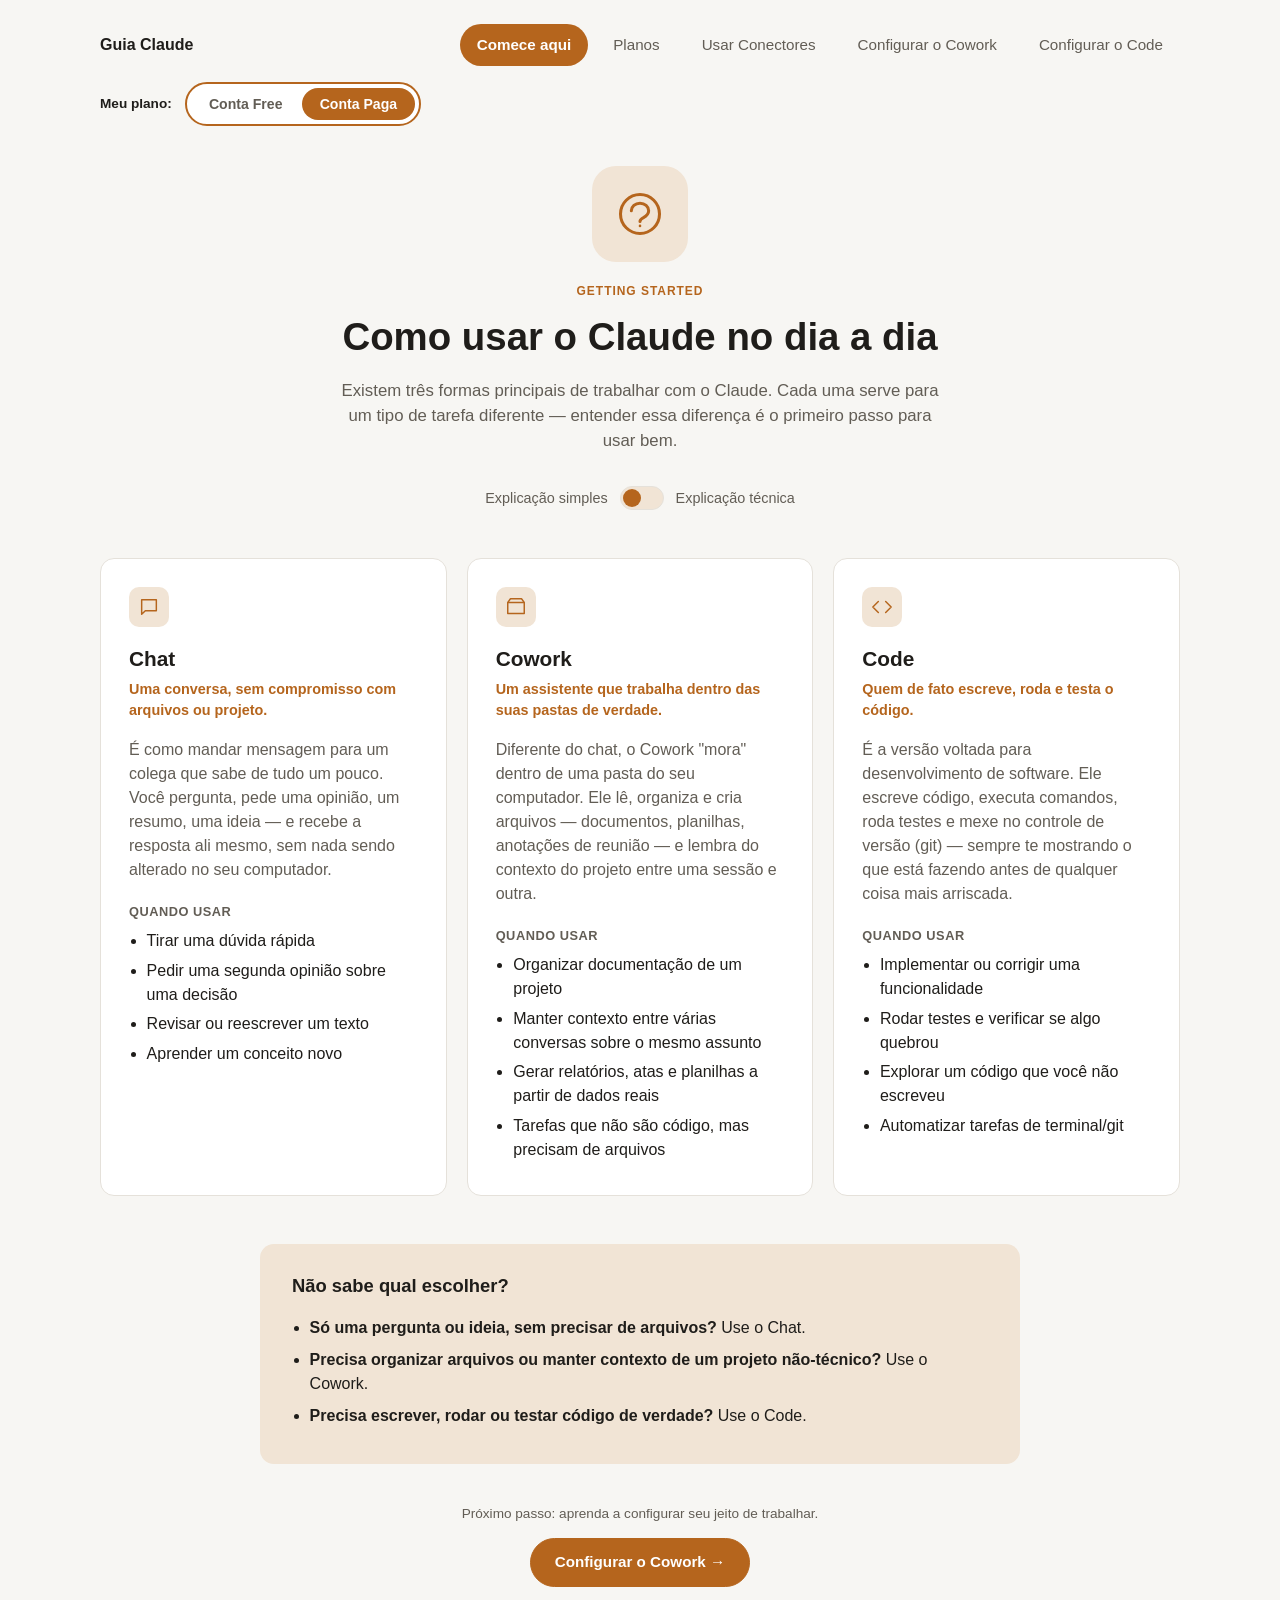
<file: index.html>
<!DOCTYPE html>
<html lang="pt-BR">
<head>
<meta charset="UTF-8">
<meta name="viewport" content="width=device-width, initial-scale=1.0">
<title>Guia Claude — Comece por aqui</title>
<link rel="stylesheet" href="styles.css?v=6">
</head>
<body>

<nav class="site-nav">
  <span class="site-nav-brand">Guia Claude</span>
  <div class="site-nav-links">
    <a href="index.html" class="active">Comece aqui</a>
    <a href="planos.html">Planos</a>
    <a href="conectores.html">Usar Conectores</a>
    <a href="cowork.html">Configurar o Cowork</a>
    <a href="code.html">Configurar o Code</a>
  </div>
</nav>

<div class="plan-switch-bar">
  <span class="plan-switch-label">Meu plano:</span>
  <div class="plan-switch-group" role="group" aria-label="Selecionar tipo de conta">
    <button type="button" class="plan-switch-btn" data-plan="free">Conta Free</button>
    <button type="button" class="plan-switch-btn active" data-plan="pago">Conta Paga</button>
  </div>
</div>

<header class="page-header">
  <div class="header-illustration" aria-hidden="true">
    <svg viewBox="0 0 24 24" fill="none" stroke="currentColor" stroke-width="1.4">
      <circle cx="12" cy="12" r="9"/>
      <path d="M8 10.5c0-2 1.8-3.5 4-3.5s4 1.5 4 3.5c0 1.6-1.2 2.5-2.4 3.2-.8.4-1.6.9-1.6 1.8" stroke-linecap="round" stroke-linejoin="round"/>
      <circle cx="12" cy="17.5" r="0.6" fill="currentColor" stroke="none"/>
    </svg>
  </div>
  <p class="eyebrow">Getting Started</p>
  <h1>Como usar o Claude no dia a dia</h1>
  <p class="subtitle">
    Existem três formas principais de trabalhar com o Claude. Cada uma serve para um tipo
    de tarefa diferente — entender essa diferença é o primeiro passo para usar bem.
  </p>

  <label class="mode-toggle">
    <span class="mode-label" data-active="true">Explicação simples</span>
    <input type="checkbox" id="mode-switch">
    <span class="switch-track"><span class="switch-thumb"></span></span>
    <span class="mode-label">Explicação técnica</span>
  </label>
</header>

<main class="cards">
  <article class="card" data-card="chat">
    <div class="card-icon" aria-hidden="true">
      <svg viewBox="0 0 24 24" fill="none" stroke="currentColor" stroke-width="1.6">
        <path d="M4 4h16v12H8l-4 4V4z" stroke-linecap="round" stroke-linejoin="round"/>
      </svg>
    </div>
    <h2>Chat</h2>
    <p class="tagline">Uma conversa, sem compromisso com arquivos ou projeto.</p>

    <p class="desc simples">
      É como mandar mensagem para um colega que sabe de tudo um pouco. Você pergunta,
      pede uma opinião, um resumo, uma ideia — e recebe a resposta ali mesmo, sem nada
      sendo alterado no seu computador.
    </p>
    <p class="desc tecnico">
      Sessão de conversa isolada, sem acesso a arquivos, terminal ou ferramentas do
      sistema. O contexto vive só naquela conversa. Ideal para consultas pontuais,
      revisão de trechos colados, brainstorm e explicações de conceitos.
    </p>

    <p class="quando-titulo">Quando usar</p>
    <ul>
      <li>Tirar uma dúvida rápida</li>
      <li>Pedir uma segunda opinião sobre uma decisão</li>
      <li>Revisar ou reescrever um texto</li>
      <li>Aprender um conceito novo</li>
    </ul>
  </article>

  <article class="card" data-card="cowork">
    <div class="card-icon" aria-hidden="true">
      <svg viewBox="0 0 24 24" fill="none" stroke="currentColor" stroke-width="1.6">
        <path d="M3 7h18M3 7v12h18V7M3 7l3-4h12l3 4" stroke-linecap="round" stroke-linejoin="round"/>
      </svg>
    </div>
    <h2>Cowork</h2>
    <p class="tagline">Um assistente que trabalha dentro das suas pastas de verdade.</p>

    <p class="desc simples">
      Diferente do chat, o Cowork "mora" dentro de uma pasta do seu computador. Ele lê,
      organiza e cria arquivos — documentos, planilhas, anotações de reunião — e lembra
      do contexto do projeto entre uma sessão e outra.
    </p>
    <p class="desc tecnico">
      Sessão com acesso ao sistema de arquivos e a integrações (MCP), memória
      persistente por pasta/projeto e histórico entre sessões. Focado em produtividade
      geral — não pressupõe que a tarefa envolva escrever código.
    </p>

    <p class="quando-titulo">Quando usar</p>
    <ul>
      <li>Organizar documentação de um projeto</li>
      <li>Manter contexto entre várias conversas sobre o mesmo assunto</li>
      <li>Gerar relatórios, atas e planilhas a partir de dados reais</li>
      <li>Tarefas que não são código, mas precisam de arquivos</li>
    </ul>
  </article>

  <article class="card" data-card="code">
    <div class="card-icon" aria-hidden="true">
      <svg viewBox="0 0 24 24" fill="none" stroke="currentColor" stroke-width="1.6">
        <path d="M8 6L2 12l6 6M16 6l6 6-6 6" stroke-linecap="round" stroke-linejoin="round"/>
      </svg>
    </div>
    <h2>Code</h2>
    <p class="tagline">Quem de fato escreve, roda e testa o código.</p>

    <p class="desc simples">
      É a versão voltada para desenvolvimento de software. Ele escreve código, executa
      comandos, roda testes e mexe no controle de versão (git) — sempre te mostrando o
      que está fazendo antes de qualquer coisa mais arriscada.
    </p>
    <p class="desc tecnico">
      CLI com acesso a shell, edição de arquivos, execução de build/testes e integração
      git. Suporta subagentes, hooks e ferramentas MCP. Pensado para o ciclo real de
      desenvolvimento: ler código existente, editar, rodar, verificar.
    </p>

    <p class="quando-titulo">Quando usar</p>
    <ul>
      <li>Implementar ou corrigir uma funcionalidade</li>
      <li>Rodar testes e verificar se algo quebrou</li>
      <li>Explorar um código que você não escreveu</li>
      <li>Automatizar tarefas de terminal/git</li>
    </ul>
  </article>
</main>

<section class="decision">
  <h2>Não sabe qual escolher?</h2>
  <ul class="decision-list">
    <li><strong>Só uma pergunta ou ideia, sem precisar de arquivos?</strong> Use o Chat.</li>
    <li><strong>Precisa organizar arquivos ou manter contexto de um projeto não-técnico?</strong> Use o Cowork.</li>
    <li><strong>Precisa escrever, rodar ou testar código de verdade?</strong> Use o Code.</li>
  </ul>
</section>

<footer class="page-footer">
  <p>Próximo passo: aprenda a configurar seu jeito de trabalhar.</p>
  <p class="footer-nav">
    <a href="cowork.html" class="primary">Configurar o Cowork &rarr;</a>
  </p>
</footer>

<script src="plan-mode.js?v=2"></script>
<script src="script.js?v=2"></script>

</body>
</html>
</file>
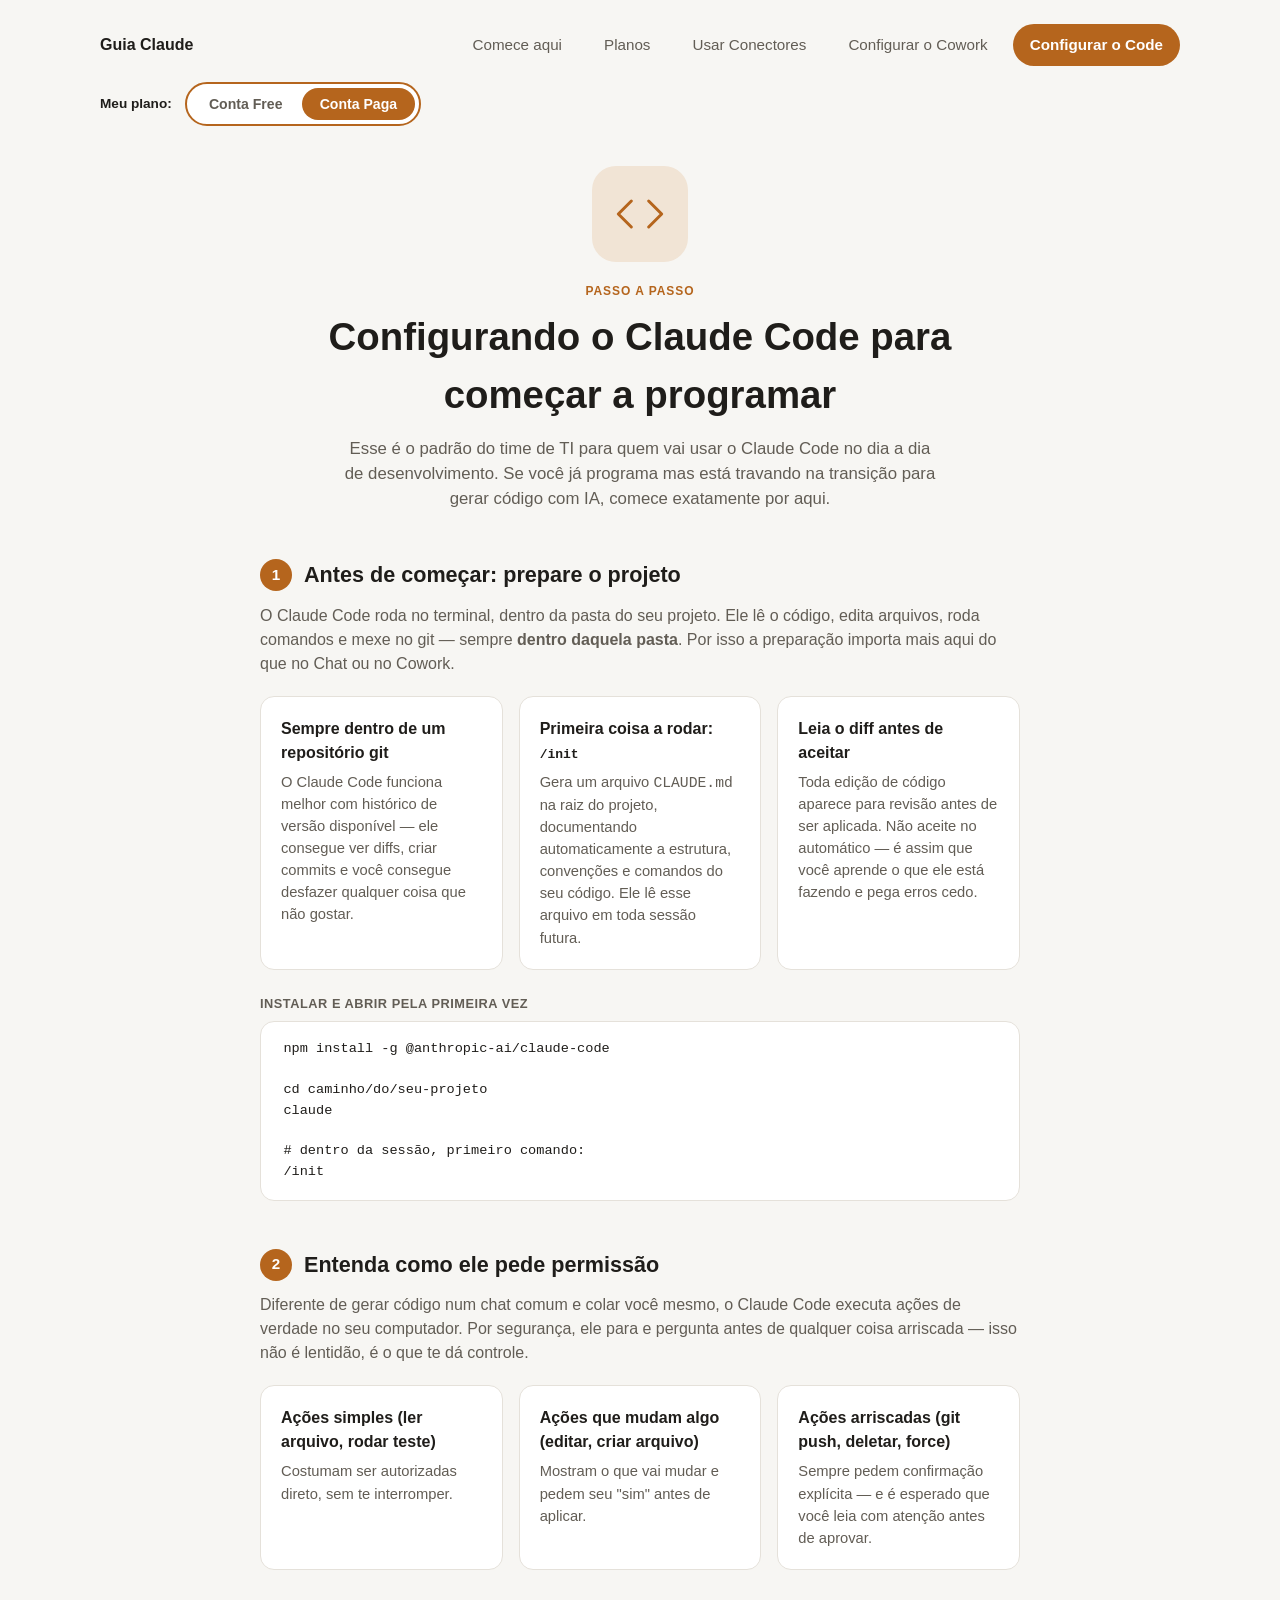
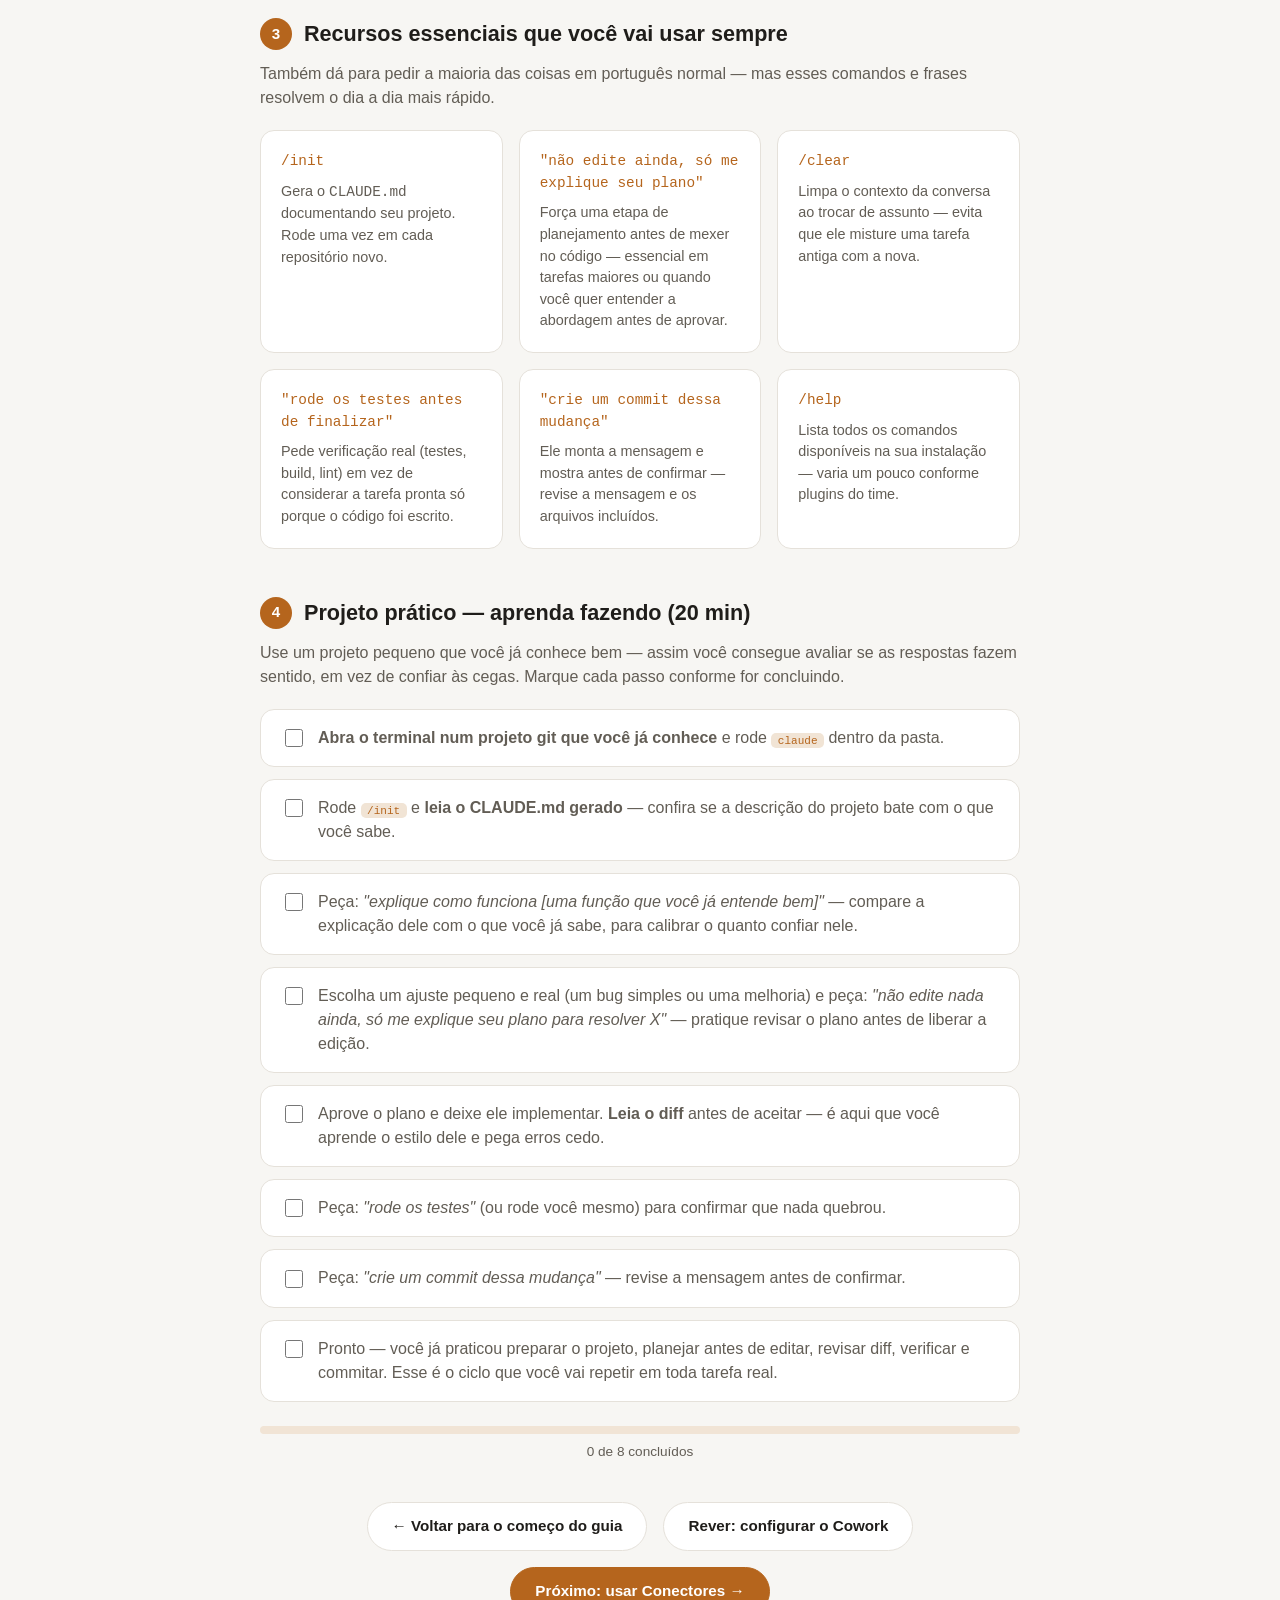
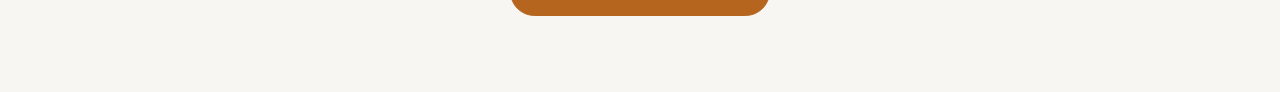
<file: code.html>
<!DOCTYPE html>
<html lang="pt-BR">
<head>
<meta charset="UTF-8">
<meta name="viewport" content="width=device-width, initial-scale=1.0">
<title>Configurar o Claude Code — Guia Claude</title>
<link rel="stylesheet" href="styles.css?v=6">
</head>
<body>

<nav class="site-nav">
  <span class="site-nav-brand">Guia Claude</span>
  <div class="site-nav-links">
    <a href="index.html">Comece aqui</a>
    <a href="planos.html">Planos</a>
    <a href="conectores.html">Usar Conectores</a>
    <a href="cowork.html">Configurar o Cowork</a>
    <a href="code.html" class="active">Configurar o Code</a>
  </div>
</nav>

<div class="plan-switch-bar">
  <span class="plan-switch-label">Meu plano:</span>
  <div class="plan-switch-group" role="group" aria-label="Selecionar tipo de conta">
    <button type="button" class="plan-switch-btn" data-plan="free">Conta Free</button>
    <button type="button" class="plan-switch-btn active" data-plan="pago">Conta Paga</button>
  </div>
</div>

<div class="plan-banner">
  <span>Esta página exige plano pago (Pro, Max, Team ou Enterprise) — não está disponível na conta free.</span>
  <a href="planos.html">Ver o que funciona na free &rarr;</a>
</div>

<header class="page-header">
  <div class="header-illustration" aria-hidden="true">
    <svg viewBox="0 0 24 24" fill="none" stroke="currentColor" stroke-width="1.4">
      <path d="M8 6L2 12l6 6M16 6l6 6-6 6" stroke-linecap="round" stroke-linejoin="round"/>
    </svg>
  </div>
  <p class="eyebrow">Passo a passo</p>
  <h1>Configurando o Claude Code para começar a programar</h1>
  <p class="subtitle">
    Esse é o padrão do time de TI para quem vai usar o Claude Code no dia a dia de
    desenvolvimento. Se você já programa mas está travando na transição para gerar
    código com IA, comece exatamente por aqui.
  </p>
</header>

<section class="block">
  <h2><span class="step-num">1</span> Antes de começar: prepare o projeto</h2>
  <p class="block-intro">
    O Claude Code roda no terminal, dentro da pasta do seu projeto. Ele lê o código,
    edita arquivos, roda comandos e mexe no git — sempre <strong>dentro daquela
    pasta</strong>. Por isso a preparação importa mais aqui do que no Chat ou no Cowork.
  </p>

  <div class="rule-grid">
    <div class="rule">
      <p class="rule-title">Sempre dentro de um repositório git</p>
      <p>O Claude Code funciona melhor com histórico de versão disponível — ele
        consegue ver diffs, criar commits e você consegue desfazer qualquer coisa que
        não gostar.</p>
    </div>
    <div class="rule">
      <p class="rule-title">Primeira coisa a rodar: <code>/init</code></p>
      <p>Gera um arquivo <code>CLAUDE.md</code> na raiz do projeto, documentando
        automaticamente a estrutura, convenções e comandos do seu código. Ele lê esse
        arquivo em toda sessão futura.</p>
    </div>
    <div class="rule">
      <p class="rule-title">Leia o diff antes de aceitar</p>
      <p>Toda edição de código aparece para revisão antes de ser aplicada. Não aceite
        no automático — é assim que você aprende o que ele está fazendo e pega erros
        cedo.</p>
    </div>
  </div>

  <p class="example-label">Instalar e abrir pela primeira vez</p>
  <pre class="code-block">npm install -g @anthropic-ai/claude-code

cd caminho/do/seu-projeto
claude

# dentro da sessão, primeiro comando:
/init</pre>
</section>

<section class="block">
  <h2><span class="step-num">2</span> Entenda como ele pede permissão</h2>
  <p class="block-intro">
    Diferente de gerar código num chat comum e colar você mesmo, o Claude Code executa
    ações de verdade no seu computador. Por segurança, ele para e pergunta antes de
    qualquer coisa arriscada — isso não é lentidão, é o que te dá controle.
  </p>
  <div class="rule-grid">
    <div class="rule">
      <p class="rule-title">Ações simples (ler arquivo, rodar teste)</p>
      <p>Costumam ser autorizadas direto, sem te interromper.</p>
    </div>
    <div class="rule">
      <p class="rule-title">Ações que mudam algo (editar, criar arquivo)</p>
      <p>Mostram o que vai mudar e pedem seu "sim" antes de aplicar.</p>
    </div>
    <div class="rule">
      <p class="rule-title">Ações arriscadas (git push, deletar, force)</p>
      <p>Sempre pedem confirmação explícita — e é esperado que você leia com atenção
        antes de aprovar.</p>
    </div>
  </div>
</section>

<section class="block">
  <h2><span class="step-num">3</span> Recursos essenciais que você vai usar sempre</h2>
  <p class="block-intro">
    Também dá para pedir a maioria das coisas em português normal — mas esses comandos
    e frases resolvem o dia a dia mais rápido.
  </p>

  <div class="cmd-grid">
    <div class="cmd-card">
      <p class="cmd-phrase">/init</p>
      <p class="cmd-what">Gera o <code>CLAUDE.md</code> documentando seu projeto. Rode
        uma vez em cada repositório novo.</p>
    </div>
    <div class="cmd-card">
      <p class="cmd-phrase">"não edite ainda, só me explique seu plano"</p>
      <p class="cmd-what">Força uma etapa de planejamento antes de mexer no código —
        essencial em tarefas maiores ou quando você quer entender a abordagem antes de
        aprovar.</p>
    </div>
    <div class="cmd-card">
      <p class="cmd-phrase">/clear</p>
      <p class="cmd-what">Limpa o contexto da conversa ao trocar de assunto — evita que
        ele misture uma tarefa antiga com a nova.</p>
    </div>
    <div class="cmd-card">
      <p class="cmd-phrase">"rode os testes antes de finalizar"</p>
      <p class="cmd-what">Pede verificação real (testes, build, lint) em vez de
        considerar a tarefa pronta só porque o código foi escrito.</p>
    </div>
    <div class="cmd-card">
      <p class="cmd-phrase">"crie um commit dessa mudança"</p>
      <p class="cmd-what">Ele monta a mensagem e mostra antes de confirmar — revise a
        mensagem e os arquivos incluídos.</p>
    </div>
    <div class="cmd-card">
      <p class="cmd-phrase">/help</p>
      <p class="cmd-what">Lista todos os comandos disponíveis na sua instalação —
        varia um pouco conforme plugins do time.</p>
    </div>
  </div>
</section>

<section class="block practice">
  <h2><span class="step-num">4</span> Projeto prático — aprenda fazendo (20 min)</h2>
  <p class="block-intro">
    Use um projeto pequeno que você já conhece bem — assim você consegue avaliar se as
    respostas fazem sentido, em vez de confiar às cegas. Marque cada passo conforme for
    concluindo.
  </p>

  <ol class="checklist" id="practice-checklist" data-storage-key="guia-claude-code-progress">
    <li>
      <label>
        <input type="checkbox" data-step="1">
        <span><strong>Abra o terminal num projeto git que você já conhece</strong> e
          rode <code>claude</code> dentro da pasta.</span>
      </label>
    </li>
    <li>
      <label>
        <input type="checkbox" data-step="2">
        <span>Rode <code>/init</code> e <strong>leia o CLAUDE.md gerado</strong> —
          confira se a descrição do projeto bate com o que você sabe.</span>
      </label>
    </li>
    <li>
      <label>
        <input type="checkbox" data-step="3">
        <span>Peça: <em>"explique como funciona [uma função que você já entende
          bem]"</em> — compare a explicação dele com o que você já sabe, para calibrar
          o quanto confiar nele.</span>
      </label>
    </li>
    <li>
      <label>
        <input type="checkbox" data-step="4">
        <span>Escolha um ajuste pequeno e real (um bug simples ou uma melhoria) e peça:
          <em>"não edite nada ainda, só me explique seu plano para resolver X"</em> —
          pratique revisar o plano antes de liberar a edição.</span>
      </label>
    </li>
    <li>
      <label>
        <input type="checkbox" data-step="5">
        <span>Aprove o plano e deixe ele implementar. <strong>Leia o diff</strong> antes
          de aceitar — é aqui que você aprende o estilo dele e pega erros cedo.</span>
      </label>
    </li>
    <li>
      <label>
        <input type="checkbox" data-step="6">
        <span>Peça: <em>"rode os testes"</em> (ou rode você mesmo) para confirmar que
          nada quebrou.</span>
      </label>
    </li>
    <li>
      <label>
        <input type="checkbox" data-step="7">
        <span>Peça: <em>"crie um commit dessa mudança"</em> — revise a mensagem antes de
          confirmar.</span>
      </label>
    </li>
    <li>
      <label>
        <input type="checkbox" data-step="8">
        <span>Pronto — você já praticou preparar o projeto, planejar antes de editar,
          revisar diff, verificar e commitar. Esse é o ciclo que você vai repetir em
          toda tarefa real.</span>
      </label>
    </li>
  </ol>

  <div class="progress-bar">
    <div class="progress-fill" id="progress-fill"></div>
  </div>
  <p class="progress-label" id="progress-label">0 de 8 concluídos</p>
</section>

<footer class="page-footer">
  <p class="footer-nav">
    <a href="index.html">&larr; Voltar para o começo do guia</a>
    <a href="cowork.html">Rever: configurar o Cowork</a>
    <a href="conectores.html" class="primary">Próximo: usar Conectores &rarr;</a>
  </p>
</footer>

<script src="plan-mode.js?v=2"></script>
<script src="checklist.js?v=2"></script>

</body>
</html>
</file>
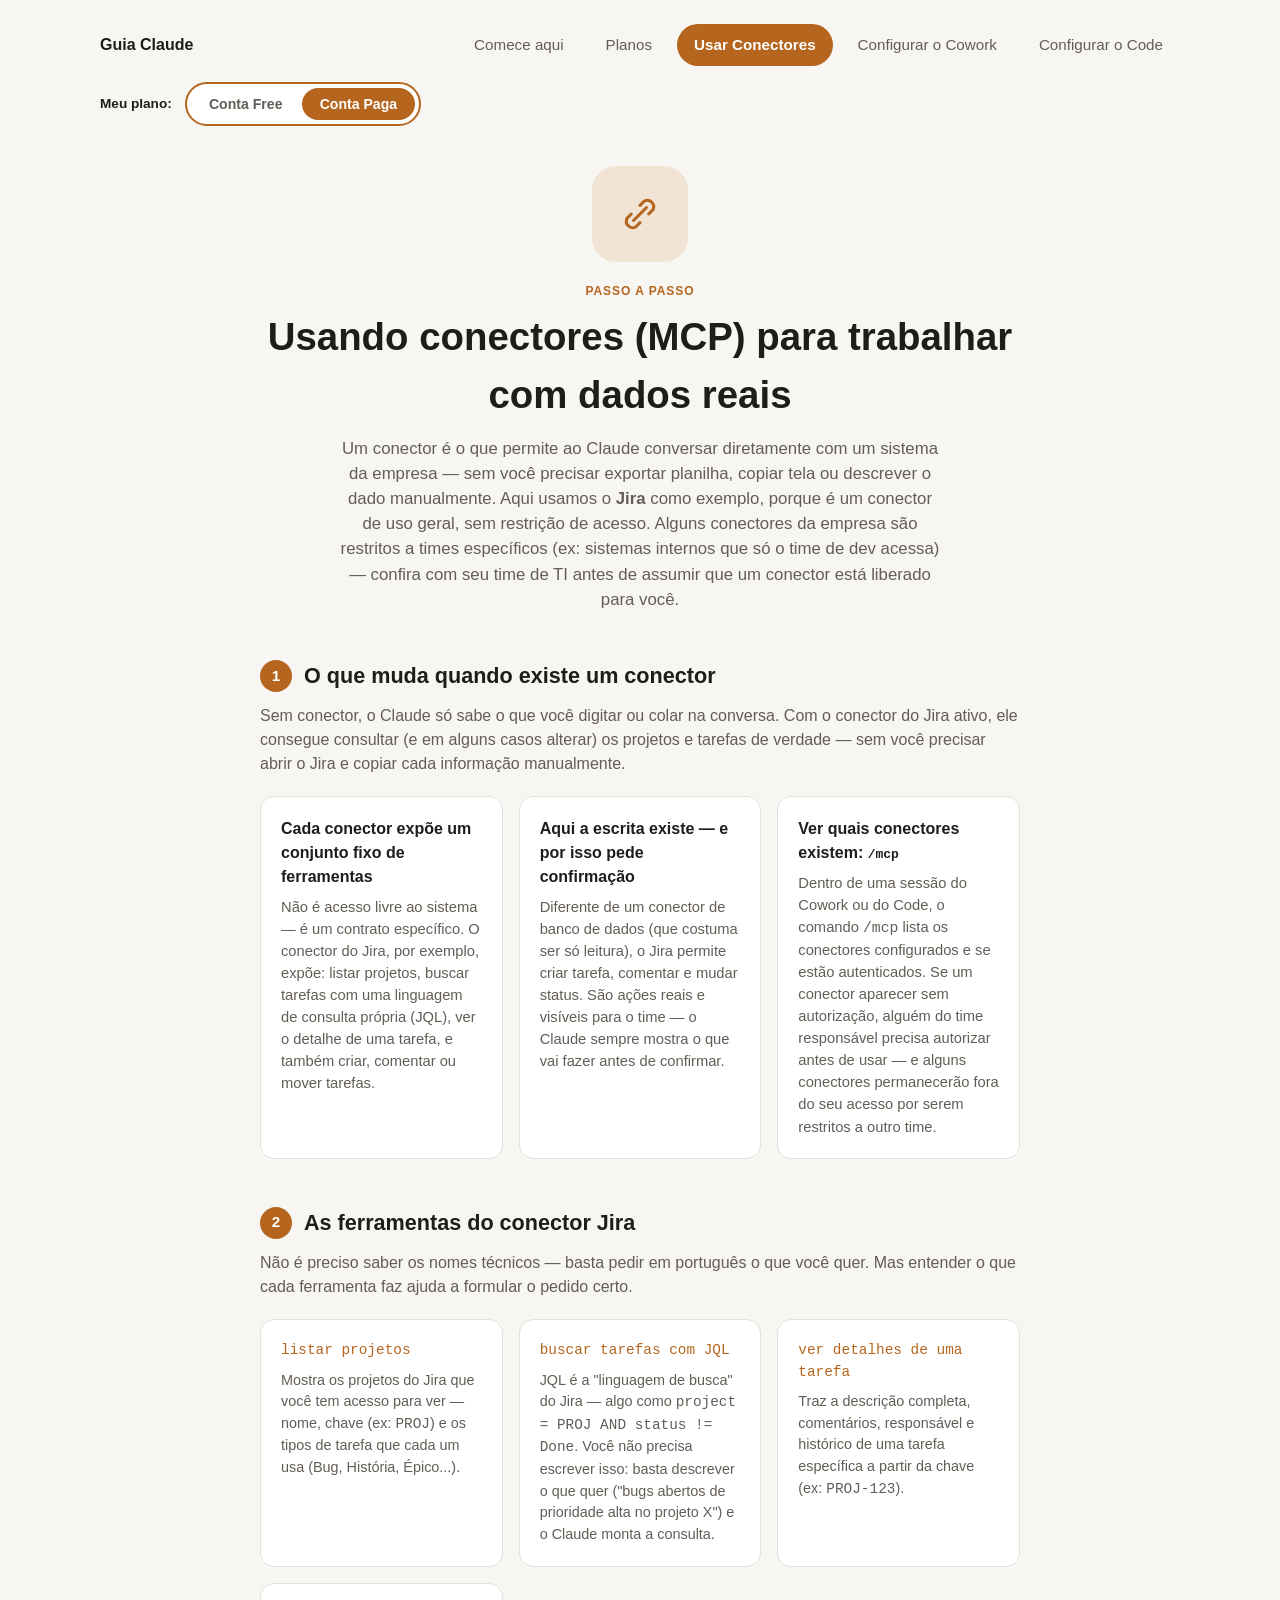
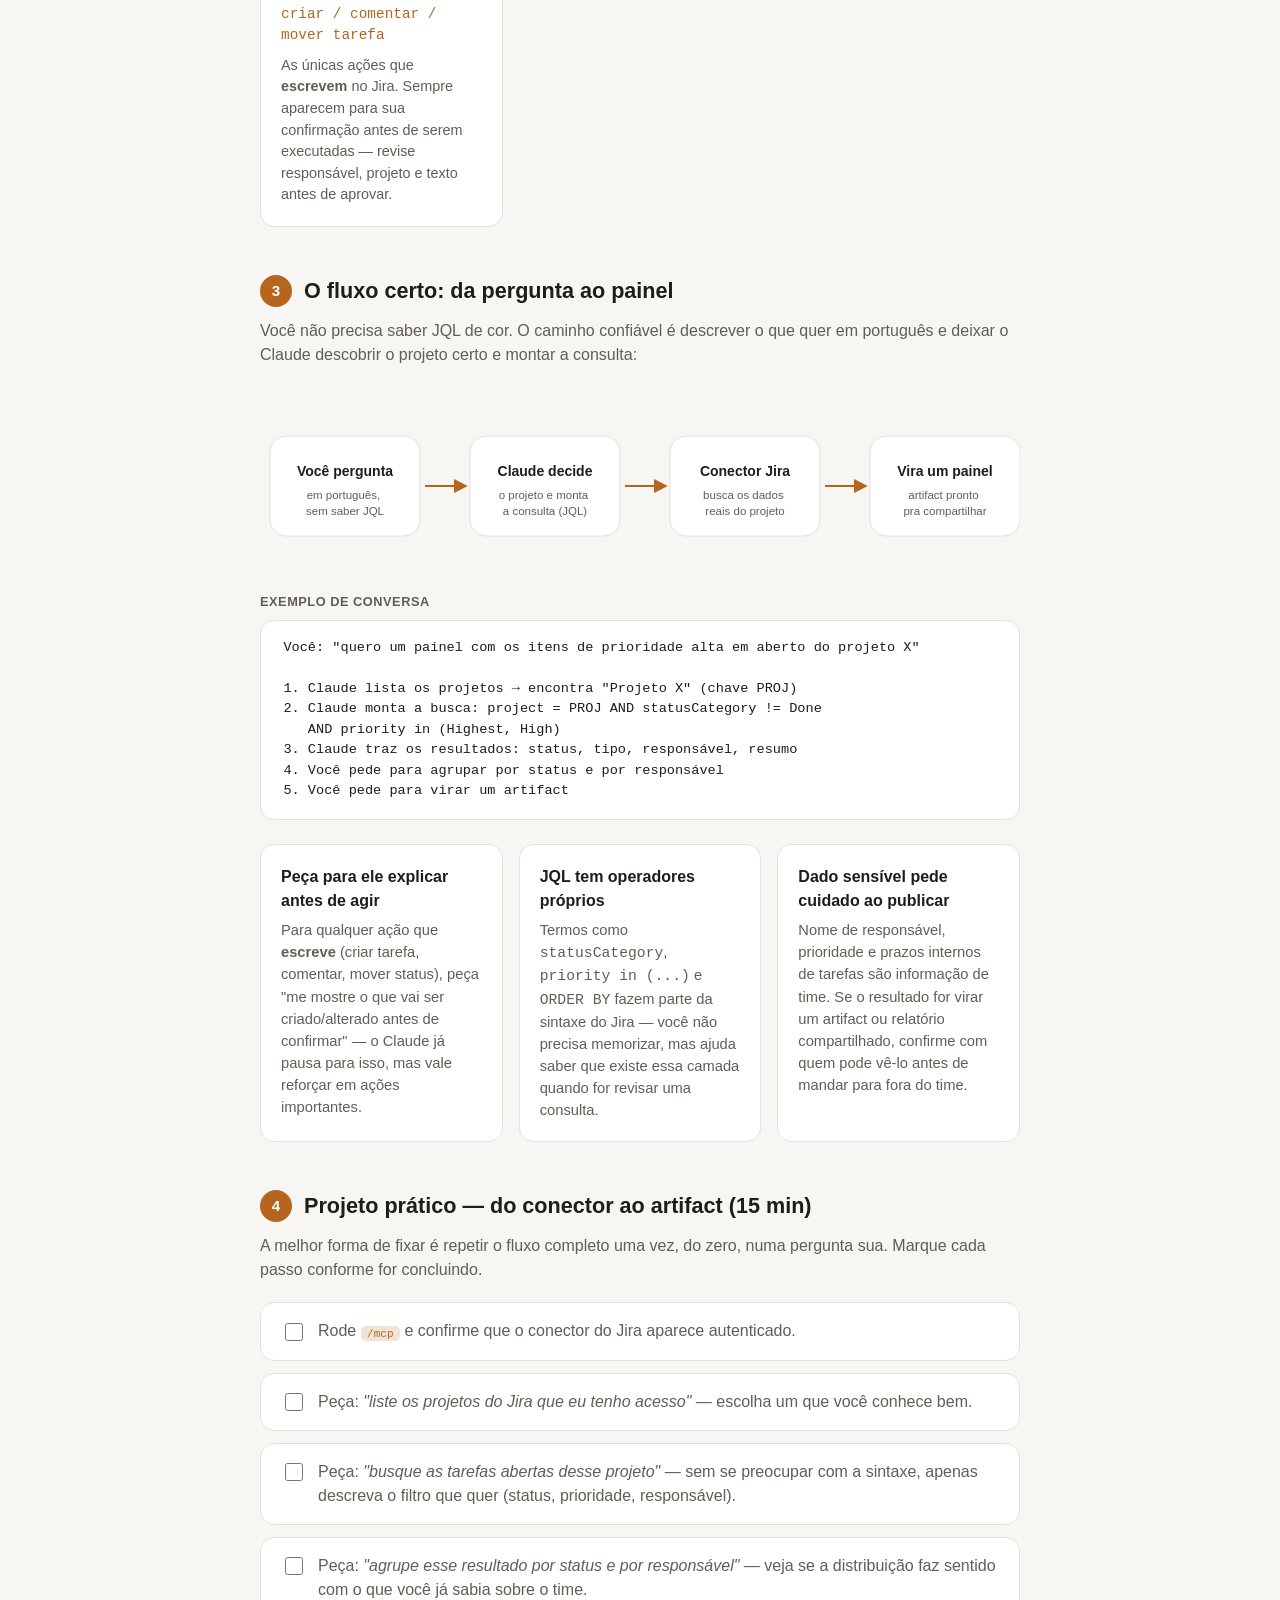
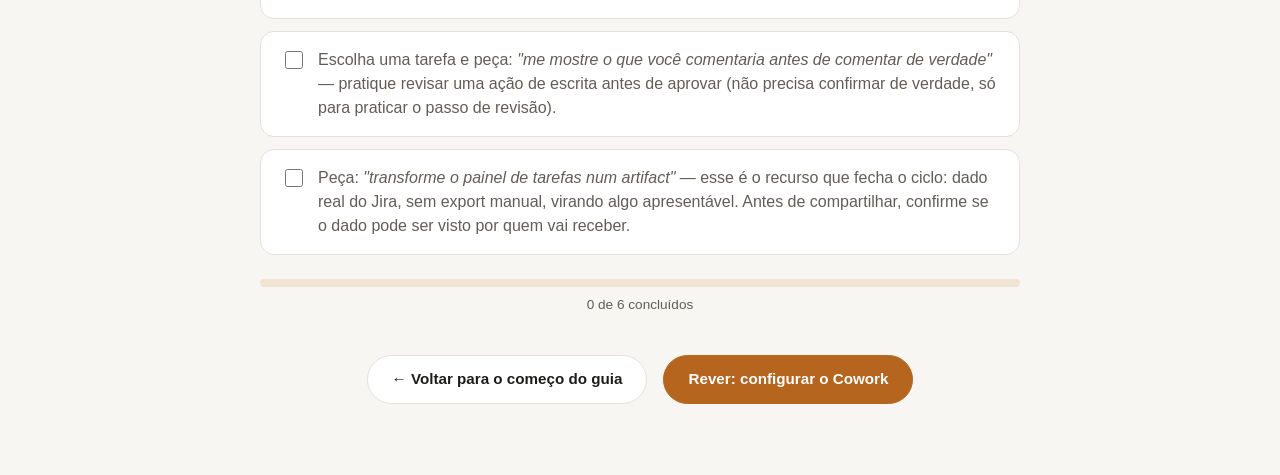
<file: conectores.html>
<!DOCTYPE html>
<html lang="pt-BR">
<head>
<meta charset="UTF-8">
<meta name="viewport" content="width=device-width, initial-scale=1.0">
<title>Usando Conectores (MCP) — Guia Claude</title>
<link rel="stylesheet" href="styles.css?v=6">
</head>
<body>

<nav class="site-nav">
  <span class="site-nav-brand">Guia Claude</span>
  <div class="site-nav-links">
    <a href="index.html">Comece aqui</a>
    <a href="planos.html">Planos</a>
    <a href="conectores.html" class="active">Usar Conectores</a>
    <a href="cowork.html">Configurar o Cowork</a>
    <a href="code.html">Configurar o Code</a>
  </div>
</nav>

<div class="plan-switch-bar">
  <span class="plan-switch-label">Meu plano:</span>
  <div class="plan-switch-group" role="group" aria-label="Selecionar tipo de conta">
    <button type="button" class="plan-switch-btn" data-plan="free">Conta Free</button>
    <button type="button" class="plan-switch-btn active" data-plan="pago">Conta Paga</button>
  </div>
</div>

<header class="page-header">
  <div class="header-illustration" aria-hidden="true">
    <svg viewBox="0 0 24 24" fill="none" stroke="currentColor" stroke-width="1.4">
      <path d="M9 15l6-6M8 12l-2 2a3 3 0 004 4l2-2M16 12l2-2a3 3 0 00-4-4l-2 2" stroke-linecap="round" stroke-linejoin="round"/>
    </svg>
  </div>
  <p class="eyebrow">Passo a passo</p>
  <h1>Usando conectores (MCP) para trabalhar com dados reais</h1>
  <p class="subtitle">
    Um conector é o que permite ao Claude conversar diretamente com um sistema da empresa —
    sem você precisar exportar planilha, copiar tela ou descrever o dado manualmente. Aqui
    usamos o <strong>Jira</strong> como exemplo, porque é um conector de uso geral, sem
    restrição de acesso. Alguns conectores da empresa são restritos a times específicos
    (ex: sistemas internos que só o time de dev acessa) — confira com seu time de TI antes de
    assumir que um conector está liberado para você.
  </p>
</header>

<section class="block">
  <h2><span class="step-num">1</span> O que muda quando existe um conector</h2>
  <p class="block-intro">
    Sem conector, o Claude só sabe o que você digitar ou colar na conversa. Com o conector do
    Jira ativo, ele consegue consultar (e em alguns casos alterar) os projetos e tarefas de
    verdade — sem você precisar abrir o Jira e copiar cada informação manualmente.
  </p>

  <div class="rule-grid">
    <div class="rule">
      <p class="rule-title">Cada conector expõe um conjunto fixo de ferramentas</p>
      <p>Não é acesso livre ao sistema — é um contrato específico. O conector do Jira, por
        exemplo, expõe: listar projetos, buscar tarefas com uma linguagem de consulta própria
        (JQL), ver o detalhe de uma tarefa, e também criar, comentar ou mover tarefas.</p>
    </div>
    <div class="rule">
      <p class="rule-title">Aqui a escrita existe — e por isso pede confirmação</p>
      <p>Diferente de um conector de banco de dados (que costuma ser só leitura), o Jira
        permite criar tarefa, comentar e mudar status. São ações reais e visíveis para o
        time — o Claude sempre mostra o que vai fazer antes de confirmar.</p>
    </div>
    <div class="rule">
      <p class="rule-title">Ver quais conectores existem: <code>/mcp</code></p>
      <p>Dentro de uma sessão do Cowork ou do Code, o comando <code>/mcp</code> lista os
        conectores configurados e se estão autenticados. Se um conector aparecer sem
        autorização, alguém do time responsável precisa autorizar antes de usar — e alguns
        conectores permanecerão fora do seu acesso por serem restritos a outro time.</p>
    </div>
  </div>
</section>

<section class="block">
  <h2><span class="step-num">2</span> As ferramentas do conector Jira</h2>
  <p class="block-intro">
    Não é preciso saber os nomes técnicos — basta pedir em português o que você quer. Mas
    entender o que cada ferramenta faz ajuda a formular o pedido certo.
  </p>

  <div class="cmd-grid">
    <div class="cmd-card">
      <p class="cmd-phrase">listar projetos</p>
      <p class="cmd-what">Mostra os projetos do Jira que você tem acesso para ver — nome,
        chave (ex: <code>PROJ</code>) e os tipos de tarefa que cada um usa (Bug, História,
        Épico...).</p>
    </div>
    <div class="cmd-card">
      <p class="cmd-phrase">buscar tarefas com JQL</p>
      <p class="cmd-what">JQL é a "linguagem de busca" do Jira — algo como
        <code>project = PROJ AND status != Done</code>. Você não precisa escrever isso: basta
        descrever o que quer ("bugs abertos de prioridade alta no projeto X") e o Claude monta
        a consulta.</p>
    </div>
    <div class="cmd-card">
      <p class="cmd-phrase">ver detalhes de uma tarefa</p>
      <p class="cmd-what">Traz a descrição completa, comentários, responsável e histórico de
        uma tarefa específica a partir da chave (ex: <code>PROJ-123</code>).</p>
    </div>
    <div class="cmd-card">
      <p class="cmd-phrase">criar / comentar / mover tarefa</p>
      <p class="cmd-what">As únicas ações que <strong>escrevem</strong> no Jira. Sempre
        aparecem para sua confirmação antes de serem executadas — revise responsável, projeto
        e texto antes de aprovar.</p>
    </div>
  </div>
</section>

<section class="block">
  <h2><span class="step-num">3</span> O fluxo certo: da pergunta ao painel</h2>
  <p class="block-intro">
    Você não precisa saber JQL de cor. O caminho confiável é descrever o que quer em português
    e deixar o Claude descobrir o projeto certo e montar a consulta:
  </p>

  <svg class="flow-diagram" viewBox="0 0 760 150" xmlns="http://www.w3.org/2000/svg" role="img"
    aria-label="Fluxo: você pergunta em português, o Claude decide o projeto e monta a consulta, o conector do Jira busca os dados reais, e o resultado vira um painel ou artifact">
    <defs>
      <marker id="flow-arrow-head" viewBox="0 0 10 10" refX="8" refY="5" markerWidth="7" markerHeight="7" orient="auto-start-reverse">
        <path d="M0 0L10 5L0 10z" class="flow-arrowhead"/>
      </marker>
    </defs>

    <g>
      <rect x="10" y="25" width="150" height="100" rx="16"/>
      <text x="85" y="65" text-anchor="middle" class="flow-title">Você pergunta</text>
      <text x="85" y="88" text-anchor="middle" class="flow-sub">
        <tspan x="85" dy="0">em português,</tspan>
        <tspan x="85" dy="16">sem saber JQL</tspan>
      </text>
    </g>

    <path class="flow-arrow" d="M165 75 H205" marker-end="url(#flow-arrow-head)"/>

    <g>
      <rect x="210" y="25" width="150" height="100" rx="16"/>
      <text x="285" y="65" text-anchor="middle" class="flow-title">Claude decide</text>
      <text x="285" y="88" text-anchor="middle" class="flow-sub">
        <tspan x="285" dy="0">o projeto e monta</tspan>
        <tspan x="285" dy="16">a consulta (JQL)</tspan>
      </text>
    </g>

    <path class="flow-arrow" d="M365 75 H405" marker-end="url(#flow-arrow-head)"/>

    <g>
      <rect x="410" y="25" width="150" height="100" rx="16"/>
      <text x="485" y="65" text-anchor="middle" class="flow-title">Conector Jira</text>
      <text x="485" y="88" text-anchor="middle" class="flow-sub">
        <tspan x="485" dy="0">busca os dados</tspan>
        <tspan x="485" dy="16">reais do projeto</tspan>
      </text>
    </g>

    <path class="flow-arrow" d="M565 75 H605" marker-end="url(#flow-arrow-head)"/>

    <g>
      <rect x="610" y="25" width="150" height="100" rx="16"/>
      <text x="685" y="65" text-anchor="middle" class="flow-title">Vira um painel</text>
      <text x="685" y="88" text-anchor="middle" class="flow-sub">
        <tspan x="685" dy="0">artifact pronto</tspan>
        <tspan x="685" dy="16">pra compartilhar</tspan>
      </text>
    </g>
  </svg>

  <p class="example-label">Exemplo de conversa</p>
  <pre class="code-block">Você: "quero um painel com os itens de prioridade alta em aberto do projeto X"

1. Claude lista os projetos → encontra "Projeto X" (chave PROJ)
2. Claude monta a busca: project = PROJ AND statusCategory != Done
   AND priority in (Highest, High)
3. Claude traz os resultados: status, tipo, responsável, resumo
4. Você pede para agrupar por status e por responsável
5. Você pede para virar um artifact</pre>

  <div class="rule-grid">
    <div class="rule">
      <p class="rule-title">Peça para ele explicar antes de agir</p>
      <p>Para qualquer ação que <strong>escreve</strong> (criar tarefa, comentar, mover
        status), peça "me mostre o que vai ser criado/alterado antes de confirmar" — o Claude
        já pausa para isso, mas vale reforçar em ações importantes.</p>
    </div>
    <div class="rule">
      <p class="rule-title">JQL tem operadores próprios</p>
      <p>Termos como <code>statusCategory</code>, <code>priority in (...)</code> e
        <code>ORDER BY</code> fazem parte da sintaxe do Jira — você não precisa memorizar,
        mas ajuda saber que existe essa camada quando for revisar uma consulta.</p>
    </div>
    <div class="rule">
      <p class="rule-title">Dado sensível pede cuidado ao publicar</p>
      <p>Nome de responsável, prioridade e prazos internos de tarefas são informação de
        time. Se o resultado for virar um artifact ou relatório compartilhado, confirme com
        quem pode vê-lo antes de mandar para fora do time.</p>
    </div>
  </div>
</section>

<section class="block practice">
  <h2><span class="step-num">4</span> Projeto prático — do conector ao artifact (15 min)</h2>
  <p class="block-intro">
    A melhor forma de fixar é repetir o fluxo completo uma vez, do zero, numa pergunta sua.
    Marque cada passo conforme for concluindo.
  </p>

  <ol class="checklist" id="practice-checklist" data-storage-key="guia-claude-conectores-progress">
    <li>
      <label>
        <input type="checkbox" data-step="1">
        <span>Rode <code>/mcp</code> e confirme que o conector do Jira aparece autenticado.</span>
      </label>
    </li>
    <li>
      <label>
        <input type="checkbox" data-step="2">
        <span>Peça: <em>"liste os projetos do Jira que eu tenho acesso"</em> — escolha um que
          você conhece bem.</span>
      </label>
    </li>
    <li>
      <label>
        <input type="checkbox" data-step="3">
        <span>Peça: <em>"busque as tarefas abertas desse projeto"</em> — sem se preocupar com
          a sintaxe, apenas descreva o filtro que quer (status, prioridade, responsável).</span>
      </label>
    </li>
    <li>
      <label>
        <input type="checkbox" data-step="4">
        <span>Peça: <em>"agrupe esse resultado por status e por responsável"</em> — veja se a
          distribuição faz sentido com o que você já sabia sobre o time.</span>
      </label>
    </li>
    <li>
      <label>
        <input type="checkbox" data-step="5">
        <span>Escolha uma tarefa e peça: <em>"me mostre o que você comentaria antes de
          comentar de verdade"</em> — pratique revisar uma ação de escrita antes de aprovar
          (não precisa confirmar de verdade, só para praticar o passo de revisão).</span>
      </label>
    </li>
    <li>
      <label>
        <input type="checkbox" data-step="6">
        <span>Peça: <em>"transforme o painel de tarefas num artifact"</em> — esse é o recurso
          que fecha o ciclo: dado real do Jira, sem export manual, virando algo apresentável.
          Antes de compartilhar, confirme se o dado pode ser visto por quem vai receber.</span>
      </label>
    </li>
  </ol>

  <div class="progress-bar">
    <div class="progress-fill" id="progress-fill"></div>
  </div>
  <p class="progress-label" id="progress-label">0 de 6 concluídos</p>
</section>

<footer class="page-footer">
  <p class="footer-nav">
    <a href="index.html">&larr; Voltar para o começo do guia</a>
    <a href="cowork.html" class="primary">Rever: configurar o Cowork</a>
  </p>
</footer>

<script src="plan-mode.js?v=2"></script>
<script src="checklist.js?v=2"></script>

</body>
</html>
</file>
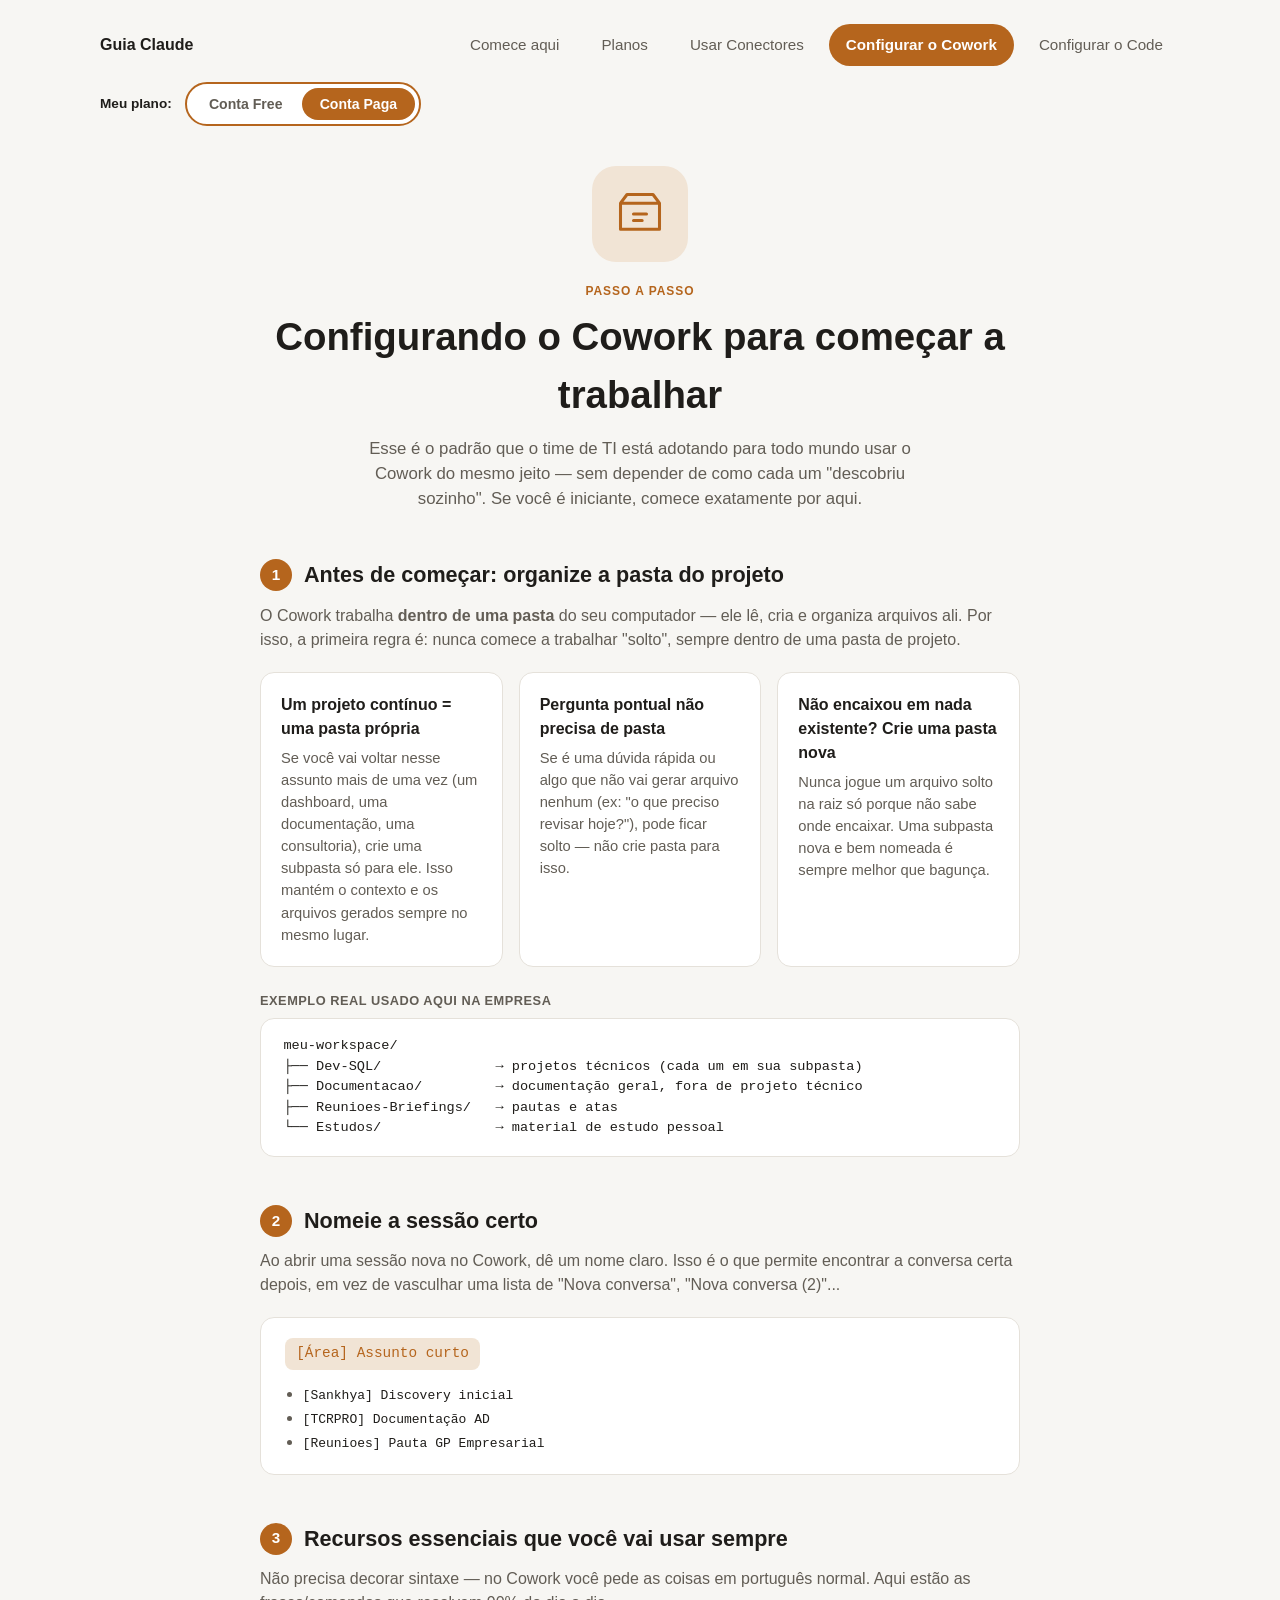
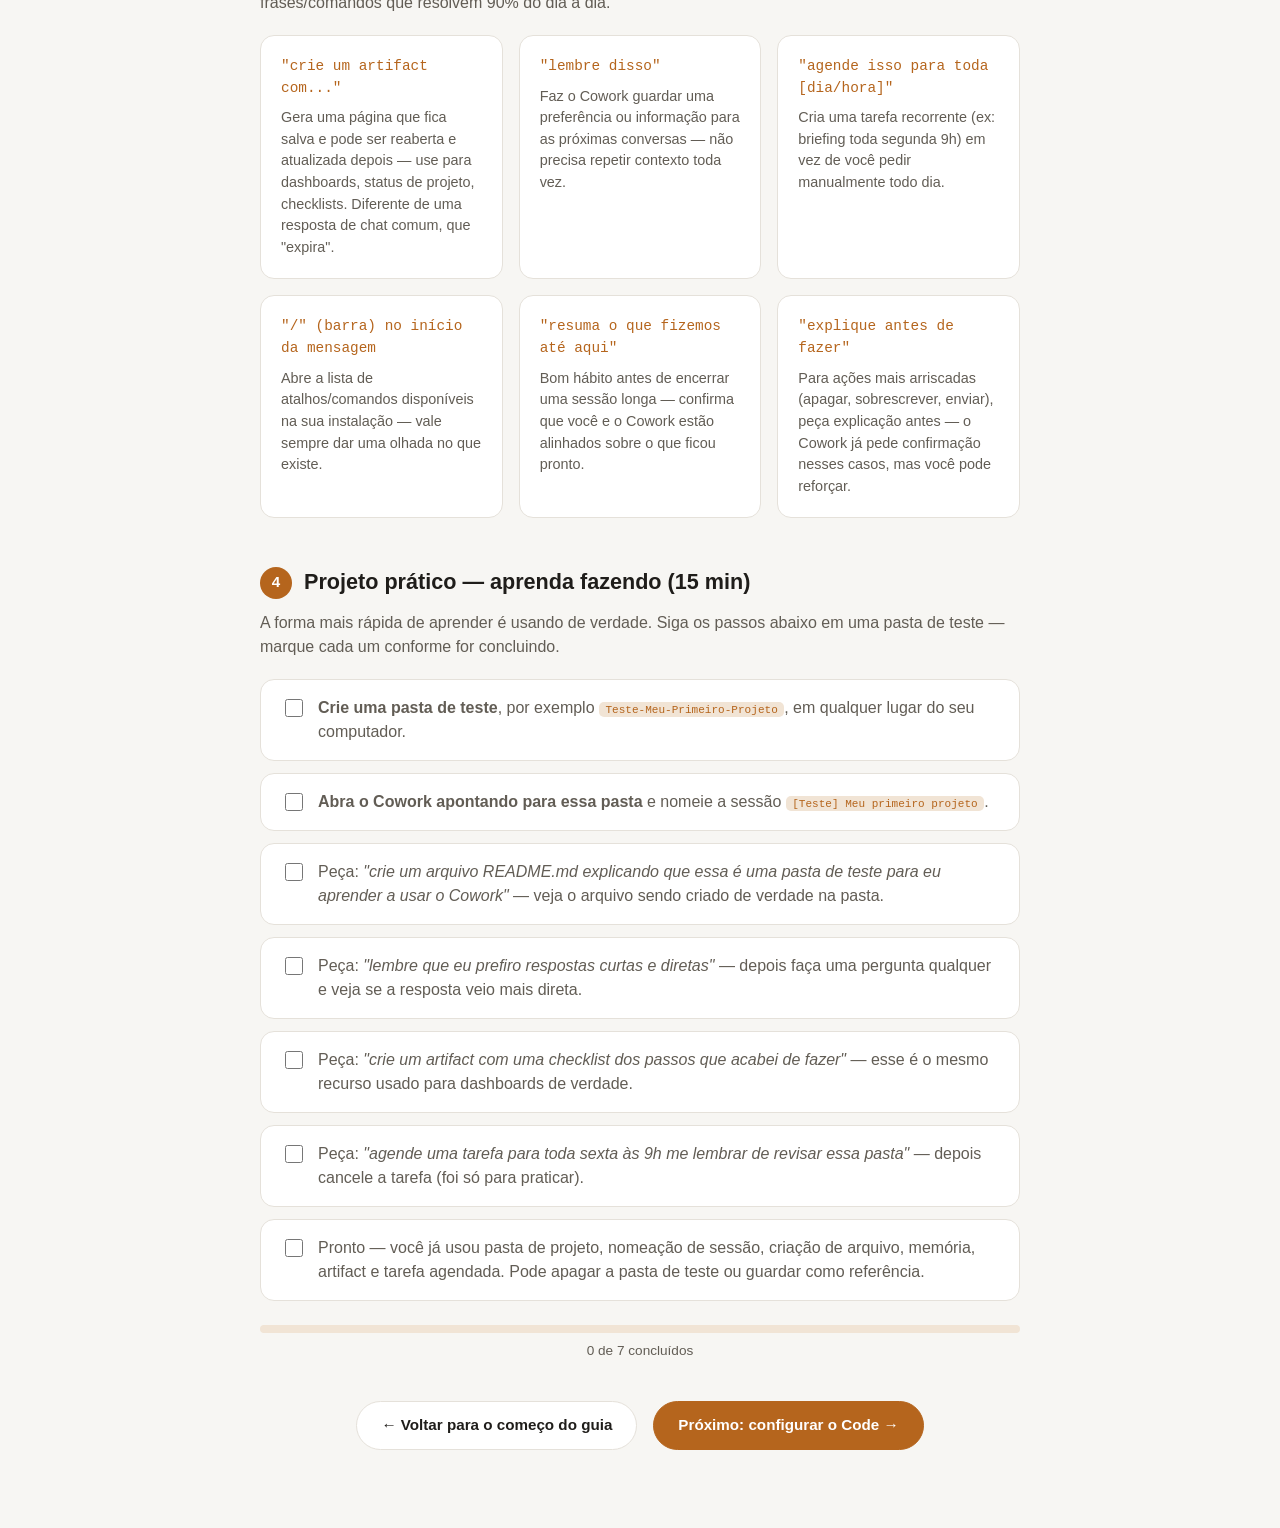
<file: cowork.html>
<!DOCTYPE html>
<html lang="pt-BR">
<head>
<meta charset="UTF-8">
<meta name="viewport" content="width=device-width, initial-scale=1.0">
<title>Configurar o Cowork — Guia Claude</title>
<link rel="stylesheet" href="styles.css?v=6">
</head>
<body>

<nav class="site-nav">
  <span class="site-nav-brand">Guia Claude</span>
  <div class="site-nav-links">
    <a href="index.html">Comece aqui</a>
    <a href="planos.html">Planos</a>
    <a href="conectores.html">Usar Conectores</a>
    <a href="cowork.html" class="active">Configurar o Cowork</a>
    <a href="code.html">Configurar o Code</a>
  </div>
</nav>

<div class="plan-switch-bar">
  <span class="plan-switch-label">Meu plano:</span>
  <div class="plan-switch-group" role="group" aria-label="Selecionar tipo de conta">
    <button type="button" class="plan-switch-btn" data-plan="free">Conta Free</button>
    <button type="button" class="plan-switch-btn active" data-plan="pago">Conta Paga</button>
  </div>
</div>

<div class="plan-banner">
  <span>Esta página exige plano pago (Pro, Max, Team ou Enterprise) — não está disponível na conta free.</span>
  <a href="planos.html">Ver o que funciona na free &rarr;</a>
</div>

<header class="page-header">
  <div class="header-illustration" aria-hidden="true">
    <svg viewBox="0 0 24 24" fill="none" stroke="currentColor" stroke-width="1.4">
      <path d="M3 7h18M3 7v12h18V7M3 7l3-4h12l3 4" stroke-linecap="round" stroke-linejoin="round"/>
      <path d="M9 12h6M9 15h4" stroke-linecap="round"/>
    </svg>
  </div>
  <p class="eyebrow">Passo a passo</p>
  <h1>Configurando o Cowork para começar a trabalhar</h1>
  <p class="subtitle">
    Esse é o padrão que o time de TI está adotando para todo mundo usar o Cowork do
    mesmo jeito — sem depender de como cada um "descobriu sozinho". Se você é
    iniciante, comece exatamente por aqui.
  </p>
</header>

<section class="block">
  <h2><span class="step-num">1</span> Antes de começar: organize a pasta do projeto</h2>
  <p class="block-intro">
    O Cowork trabalha <strong>dentro de uma pasta</strong> do seu computador — ele lê, cria
    e organiza arquivos ali. Por isso, a primeira regra é: nunca comece a trabalhar
    "solto", sempre dentro de uma pasta de projeto.
  </p>

  <div class="rule-grid">
    <div class="rule">
      <p class="rule-title">Um projeto contínuo = uma pasta própria</p>
      <p>Se você vai voltar nesse assunto mais de uma vez (um dashboard, uma
        documentação, uma consultoria), crie uma subpasta só para ele. Isso mantém o
        contexto e os arquivos gerados sempre no mesmo lugar.</p>
    </div>
    <div class="rule">
      <p class="rule-title">Pergunta pontual não precisa de pasta</p>
      <p>Se é uma dúvida rápida ou algo que não vai gerar arquivo nenhum (ex: "o que
        preciso revisar hoje?"), pode ficar solto — não crie pasta para isso.</p>
    </div>
    <div class="rule">
      <p class="rule-title">Não encaixou em nada existente? Crie uma pasta nova</p>
      <p>Nunca jogue um arquivo solto na raiz só porque não sabe onde encaixar. Uma
        subpasta nova e bem nomeada é sempre melhor que bagunça.</p>
    </div>
  </div>

  <p class="example-label">Exemplo real usado aqui na empresa</p>
  <pre class="code-block">meu-workspace/
├── Dev-SQL/              → projetos técnicos (cada um em sua subpasta)
├── Documentacao/         → documentação geral, fora de projeto técnico
├── Reunioes-Briefings/   → pautas e atas
└── Estudos/              → material de estudo pessoal</pre>
</section>

<section class="block">
  <h2><span class="step-num">2</span> Nomeie a sessão certo</h2>
  <p class="block-intro">
    Ao abrir uma sessão nova no Cowork, dê um nome claro. Isso é o que permite
    encontrar a conversa certa depois, em vez de vasculhar uma lista de "Nova
    conversa", "Nova conversa (2)"...
  </p>
  <div class="naming-example">
    <span class="naming-pattern">[Área] Assunto curto</span>
    <ul>
      <li><code>[Sankhya] Discovery inicial</code></li>
      <li><code>[TCRPRO] Documentação AD</code></li>
      <li><code>[Reunioes] Pauta GP Empresarial</code></li>
    </ul>
  </div>
</section>

<section class="block">
  <h2><span class="step-num">3</span> Recursos essenciais que você vai usar sempre</h2>
  <p class="block-intro">
    Não precisa decorar sintaxe — no Cowork você pede as coisas em português normal.
    Aqui estão as frases/comandos que resolvem 90% do dia a dia.
  </p>

  <div class="cmd-grid">
    <div class="cmd-card">
      <p class="cmd-phrase">"crie um artifact com..."</p>
      <p class="cmd-what">Gera uma página que fica salva e pode ser reaberta e
        atualizada depois — use para dashboards, status de projeto, checklists.
        Diferente de uma resposta de chat comum, que "expira".</p>
    </div>
    <div class="cmd-card">
      <p class="cmd-phrase">"lembre disso"</p>
      <p class="cmd-what">Faz o Cowork guardar uma preferência ou informação para as
        próximas conversas — não precisa repetir contexto toda vez.</p>
    </div>
    <div class="cmd-card">
      <p class="cmd-phrase">"agende isso para toda [dia/hora]"</p>
      <p class="cmd-what">Cria uma tarefa recorrente (ex: briefing toda segunda 9h) em
        vez de você pedir manualmente todo dia.</p>
    </div>
    <div class="cmd-card">
      <p class="cmd-phrase">"/" (barra) no início da mensagem</p>
      <p class="cmd-what">Abre a lista de atalhos/comandos disponíveis na sua
        instalação — vale sempre dar uma olhada no que existe.</p>
    </div>
    <div class="cmd-card">
      <p class="cmd-phrase">"resuma o que fizemos até aqui"</p>
      <p class="cmd-what">Bom hábito antes de encerrar uma sessão longa — confirma que
        você e o Cowork estão alinhados sobre o que ficou pronto.</p>
    </div>
    <div class="cmd-card">
      <p class="cmd-phrase">"explique antes de fazer"</p>
      <p class="cmd-what">Para ações mais arriscadas (apagar, sobrescrever, enviar),
        peça explicação antes — o Cowork já pede confirmação nesses casos, mas você
        pode reforçar.</p>
    </div>
  </div>
</section>

<section class="block practice">
  <h2><span class="step-num">4</span> Projeto prático — aprenda fazendo (15 min)</h2>
  <p class="block-intro">
    A forma mais rápida de aprender é usando de verdade. Siga os passos abaixo em uma
    pasta de teste — marque cada um conforme for concluindo.
  </p>

  <ol class="checklist" id="practice-checklist" data-storage-key="guia-claude-cowork-progress">
    <li>
      <label>
        <input type="checkbox" data-step="1">
        <span><strong>Crie uma pasta de teste</strong>, por exemplo
          <code>Teste-Meu-Primeiro-Projeto</code>, em qualquer lugar do seu
          computador.</span>
      </label>
    </li>
    <li>
      <label>
        <input type="checkbox" data-step="2">
        <span><strong>Abra o Cowork apontando para essa pasta</strong> e nomeie a
          sessão <code>[Teste] Meu primeiro projeto</code>.</span>
      </label>
    </li>
    <li>
      <label>
        <input type="checkbox" data-step="3">
        <span>Peça: <em>"crie um arquivo README.md explicando que essa é uma pasta de
          teste para eu aprender a usar o Cowork"</em> — veja o arquivo sendo criado de
          verdade na pasta.</span>
      </label>
    </li>
    <li>
      <label>
        <input type="checkbox" data-step="4">
        <span>Peça: <em>"lembre que eu prefiro respostas curtas e diretas"</em> — depois
          faça uma pergunta qualquer e veja se a resposta veio mais direta.</span>
      </label>
    </li>
    <li>
      <label>
        <input type="checkbox" data-step="5">
        <span>Peça: <em>"crie um artifact com uma checklist dos passos que acabei de
          fazer"</em> — esse é o mesmo recurso usado para dashboards de verdade.</span>
      </label>
    </li>
    <li>
      <label>
        <input type="checkbox" data-step="6">
        <span>Peça: <em>"agende uma tarefa para toda sexta às 9h me lembrar de revisar
          essa pasta"</em> — depois cancele a tarefa (foi só para praticar).</span>
      </label>
    </li>
    <li>
      <label>
        <input type="checkbox" data-step="7">
        <span>Pronto — você já usou pasta de projeto, nomeação de sessão, criação de
          arquivo, memória, artifact e tarefa agendada. Pode apagar a pasta de teste ou
          guardar como referência.</span>
      </label>
    </li>
  </ol>

  <div class="progress-bar">
    <div class="progress-fill" id="progress-fill"></div>
  </div>
  <p class="progress-label" id="progress-label">0 de 7 concluídos</p>
</section>

<footer class="page-footer">
  <p class="footer-nav">
    <a href="index.html">&larr; Voltar para o começo do guia</a>
    <a href="code.html" class="primary">Próximo: configurar o Code &rarr;</a>
  </p>
</footer>

<script src="plan-mode.js?v=2"></script>
<script src="checklist.js?v=2"></script>

</body>
</html>
</file>
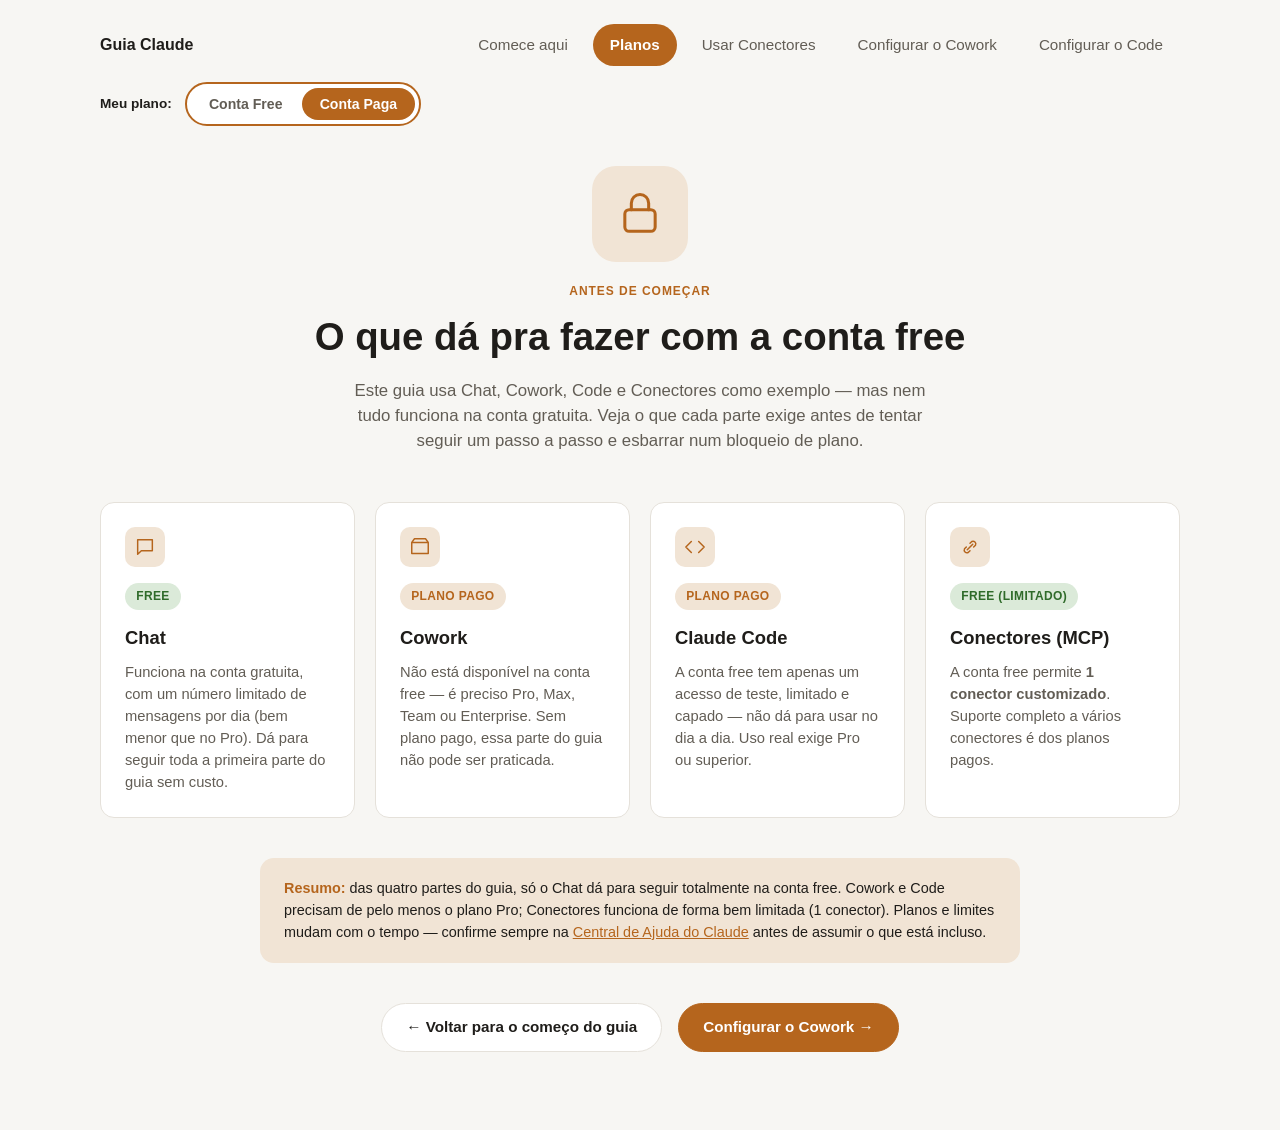
<file: planos.html>
<!DOCTYPE html>
<html lang="pt-BR">
<head>
<meta charset="UTF-8">
<meta name="viewport" content="width=device-width, initial-scale=1.0">
<title>O que dá pra fazer na conta free — Guia Claude</title>
<link rel="stylesheet" href="styles.css?v=6">
</head>
<body>

<nav class="site-nav">
  <span class="site-nav-brand">Guia Claude</span>
  <div class="site-nav-links">
    <a href="index.html">Comece aqui</a>
    <a href="planos.html" class="active">Planos</a>
    <a href="conectores.html">Usar Conectores</a>
    <a href="cowork.html">Configurar o Cowork</a>
    <a href="code.html">Configurar o Code</a>
  </div>
</nav>

<div class="plan-switch-bar">
  <span class="plan-switch-label">Meu plano:</span>
  <div class="plan-switch-group" role="group" aria-label="Selecionar tipo de conta">
    <button type="button" class="plan-switch-btn" data-plan="free">Conta Free</button>
    <button type="button" class="plan-switch-btn active" data-plan="pago">Conta Paga</button>
  </div>
</div>

<header class="page-header">
  <div class="header-illustration" aria-hidden="true">
    <svg viewBox="0 0 24 24" fill="none" stroke="currentColor" stroke-width="1.4">
      <rect x="5" y="10" width="14" height="10" rx="2"/>
      <path d="M8 10V7a4 4 0 018 0v3" stroke-linecap="round" stroke-linejoin="round"/>
    </svg>
  </div>
  <p class="eyebrow">Antes de começar</p>
  <h1>O que dá pra fazer com a conta free</h1>
  <p class="subtitle">
    Este guia usa Chat, Cowork, Code e Conectores como exemplo — mas nem tudo funciona na
    conta gratuita. Veja o que cada parte exige antes de tentar seguir um passo a passo e
    esbarrar num bloqueio de plano.
  </p>
</header>

<section class="plan-grid">
  <article class="plan-card">
    <div class="card-icon" aria-hidden="true">
      <svg viewBox="0 0 24 24" fill="none" stroke="currentColor" stroke-width="1.6">
        <path d="M4 4h16v12H8l-4 4V4z" stroke-linecap="round" stroke-linejoin="round"/>
      </svg>
    </div>
    <span class="plan-badge free">Free</span>
    <h2>Chat</h2>
    <p>Funciona na conta gratuita, com um número limitado de mensagens por dia (bem menor
      que no Pro). Dá para seguir toda a primeira parte do guia sem custo.</p>
  </article>

  <article class="plan-card">
    <div class="card-icon" aria-hidden="true">
      <svg viewBox="0 0 24 24" fill="none" stroke="currentColor" stroke-width="1.6">
        <path d="M3 7h18M3 7v12h18V7M3 7l3-4h12l3 4" stroke-linecap="round" stroke-linejoin="round"/>
      </svg>
    </div>
    <span class="plan-badge pago">Plano pago</span>
    <h2>Cowork</h2>
    <p>Não está disponível na conta free — é preciso Pro, Max, Team ou Enterprise. Sem
      plano pago, essa parte do guia não pode ser praticada.</p>
  </article>

  <article class="plan-card">
    <div class="card-icon" aria-hidden="true">
      <svg viewBox="0 0 24 24" fill="none" stroke="currentColor" stroke-width="1.6">
        <path d="M8 6L2 12l6 6M16 6l6 6-6 6" stroke-linecap="round" stroke-linejoin="round"/>
      </svg>
    </div>
    <span class="plan-badge pago">Plano pago</span>
    <h2>Claude Code</h2>
    <p>A conta free tem apenas um acesso de teste, limitado e capado — não dá para usar no
      dia a dia. Uso real exige Pro ou superior.</p>
  </article>

  <article class="plan-card">
    <div class="card-icon" aria-hidden="true">
      <svg viewBox="0 0 24 24" fill="none" stroke="currentColor" stroke-width="1.6">
        <path d="M9 15l6-6M8 12l-2 2a3 3 0 004 4l2-2M16 12l2-2a3 3 0 00-4-4l-2 2" stroke-linecap="round" stroke-linejoin="round"/>
      </svg>
    </div>
    <span class="plan-badge free">Free (limitado)</span>
    <h2>Conectores (MCP)</h2>
    <p>A conta free permite <strong>1 conector customizado</strong>. Suporte completo a
      vários conectores é dos planos pagos.</p>
  </article>
</section>

<div class="plan-note">
  <strong>Resumo:</strong> das quatro partes do guia, só o Chat dá para seguir totalmente
  na conta free. Cowork e Code precisam de pelo menos o plano Pro; Conectores funciona de
  forma bem limitada (1 conector). Planos e limites mudam com o tempo — confirme sempre na
  <a href="https://support.claude.com/en/articles/9266767-what-is-the-team-plan">Central de
  Ajuda do Claude</a> antes de assumir o que está incluso.
</div>

<footer class="page-footer">
  <p class="footer-nav">
    <a href="index.html">&larr; Voltar para o começo do guia</a>
    <a href="cowork.html" class="primary">Configurar o Cowork &rarr;</a>
  </p>
</footer>

<script src="plan-mode.js?v=2"></script>

</body>
</html>
</file>
<file: styles.css>
:root {
  --bg: #f7f6f3;
  --surface: #ffffff;
  --text: #1f1d1a;
  --text-muted: #625d55;
  --border: #e5e1da;
  --accent: #b5651d;
  --accent-soft: #f1e4d5;
  --radius: 14px;
  color-scheme: light;
}

@media (prefers-color-scheme: dark) {
  :root {
    --bg: #171512;
    --surface: #211e1a;
    --text: #f2efe9;
    --text-muted: #a89f92;
    --border: #35302a;
    --accent: #e0975a;
    --accent-soft: #3a2c1c;
    color-scheme: dark;
  }
}

* { box-sizing: border-box; }

body {
  margin: 0;
  padding: 0 1.5rem 4rem;
  background: var(--bg);
  color: var(--text);
  font-family: -apple-system, BlinkMacSystemFont, "Segoe UI", Inter, sans-serif;
  line-height: 1.5;
}

a { color: var(--accent); }

.site-nav {
  max-width: 1080px;
  margin: 0 auto;
  padding-top: 1.5rem;
  display: flex;
  align-items: center;
  justify-content: space-between;
  flex-wrap: wrap;
  gap: 1rem;
}

.site-nav-brand {
  font-weight: 700;
}

.site-nav-links {
  display: flex;
  gap: 0.5rem;
  flex-wrap: wrap;
}

.site-nav-links a {
  color: var(--text-muted);
  text-decoration: none;
  font-size: 0.95rem;
  font-weight: 500;
  padding: 0.55rem 1rem;
  border-radius: 999px;
  border: 1px solid transparent;
  transition: background 0.15s, color 0.15s, border-color 0.15s;
}

.site-nav-links a:hover {
  color: var(--text);
  background: var(--accent-soft);
  border-color: var(--border);
}

.site-nav-links a.active {
  color: var(--surface);
  background: var(--accent);
  font-weight: 700;
}

.site-nav-links a.nav-locked,
.footer-nav a.nav-locked {
  color: var(--text-muted);
  opacity: 0.55;
  cursor: not-allowed;
}

.site-nav-links a.nav-locked:hover,
.footer-nav a.nav-locked:hover {
  background: none;
  border-color: transparent;
  transform: none;
}

.nav-badge {
  display: inline-block;
  margin-left: 0.4rem;
  font-size: 0.68rem;
  font-weight: 700;
  text-transform: uppercase;
  letter-spacing: 0.02em;
  padding: 0.1rem 0.4rem;
  border-radius: 999px;
  vertical-align: middle;
}

.nav-badge.locked {
  background: var(--border);
  color: var(--text-muted);
}

.nav-badge.limited {
  background: var(--accent-soft);
  color: var(--accent);
}

.plan-switch-bar {
  max-width: 1080px;
  margin: 1rem auto 0;
  display: flex;
  align-items: center;
  gap: 0.85rem;
  flex-wrap: wrap;
}

.plan-switch-label {
  font-size: 0.85rem;
  font-weight: 700;
  color: var(--text);
}

.plan-switch-group {
  display: inline-flex;
  background: var(--surface);
  border: 2px solid var(--accent);
  border-radius: 999px;
  padding: 4px;
  gap: 2px;
}

.plan-switch-btn {
  border: none;
  background: transparent;
  cursor: pointer;
  padding: 0.5rem 1.1rem;
  border-radius: 999px;
  font-size: 0.88rem;
  font-weight: 700;
  color: var(--text-muted);
  transition: background 0.15s, color 0.15s;
}

.plan-switch-btn:hover {
  color: var(--text);
}

.plan-switch-btn.active {
  background: var(--accent);
  color: var(--surface);
}

.plan-banner {
  max-width: 760px;
  margin: 1.5rem auto 0;
  background: var(--accent-soft);
  border: 1px solid var(--border);
  border-radius: var(--radius);
  padding: 1rem 1.5rem;
  font-size: 0.9rem;
  color: var(--text);
  display: none;
  align-items: center;
  justify-content: space-between;
  gap: 1rem;
  flex-wrap: wrap;
}

body.plan-free .plan-banner {
  display: flex;
}

.plan-banner a {
  font-weight: 700;
  white-space: nowrap;
}

.page-header {
  max-width: 760px;
  margin: 0 auto;
  padding-top: 2.5rem;
  text-align: center;
}

.header-illustration {
  width: 96px;
  height: 96px;
  margin: 0 auto 1.25rem;
  border-radius: 24px;
  background: var(--accent-soft);
  color: var(--accent);
  display: flex;
  align-items: center;
  justify-content: center;
}

.header-illustration svg {
  width: 52px;
  height: 52px;
}

.eyebrow {
  text-transform: uppercase;
  letter-spacing: 0.08em;
  font-size: 0.75rem;
  font-weight: 600;
  color: var(--accent);
  margin: 0 0 0.5rem;
}

.page-header h1 {
  font-size: clamp(1.8rem, 4vw, 2.4rem);
  margin: 0 0 0.75rem;
}

.subtitle {
  color: var(--text-muted);
  font-size: 1.05rem;
  margin: 0 auto 2rem;
  max-width: 600px;
}

.mode-toggle {
  display: inline-flex;
  align-items: center;
  gap: 0.75rem;
  cursor: pointer;
  user-select: none;
}

.mode-toggle input {
  position: absolute;
  opacity: 0;
  width: 0;
  height: 0;
}

.mode-label {
  font-size: 0.9rem;
  color: var(--text-muted);
  transition: color 0.2s;
}

.mode-toggle input:not(:checked) ~ .mode-label:first-of-type,
.mode-toggle input:checked ~ .mode-label:last-of-type {
  color: var(--text);
  font-weight: 600;
}

.switch-track {
  width: 44px;
  height: 24px;
  border-radius: 999px;
  background: var(--accent-soft);
  border: 1px solid var(--border);
  position: relative;
  transition: background 0.2s;
}

.switch-thumb {
  position: absolute;
  top: 2px;
  left: 2px;
  width: 18px;
  height: 18px;
  border-radius: 50%;
  background: var(--accent);
  transition: transform 0.2s;
}

.mode-toggle input:checked ~ .switch-track .switch-thumb {
  transform: translateX(20px);
}

.cards {
  max-width: 1080px;
  margin: 3rem auto 0;
  display: grid;
  grid-template-columns: repeat(auto-fit, minmax(280px, 1fr));
  gap: 1.25rem;
}

.card {
  background: var(--surface);
  border: 1px solid var(--border);
  border-radius: var(--radius);
  padding: 1.75rem;
}

.card-icon {
  width: 40px;
  height: 40px;
  border-radius: 10px;
  background: var(--accent-soft);
  color: var(--accent);
  display: flex;
  align-items: center;
  justify-content: center;
  margin-bottom: 1rem;
}

.card-icon svg { width: 22px; height: 22px; }

.card h2 {
  margin: 0 0 0.25rem;
  font-size: 1.3rem;
}

.tagline {
  color: var(--accent);
  font-size: 0.9rem;
  font-weight: 600;
  margin: 0 0 1rem;
}

.desc {
  color: var(--text-muted);
  margin: 0 0 1.25rem;
}

.desc.tecnico { display: none; }

body.modo-tecnico .desc.simples { display: none; }
body.modo-tecnico .desc.tecnico { display: block; }

.quando-titulo {
  font-size: 0.8rem;
  font-weight: 600;
  text-transform: uppercase;
  letter-spacing: 0.04em;
  color: var(--text-muted);
  margin: 0 0 0.5rem;
}

.card ul {
  margin: 0;
  padding-left: 1.1rem;
  color: var(--text);
}

.card li { margin-bottom: 0.35rem; }

.decision {
  max-width: 760px;
  margin: 3rem auto 0;
  background: var(--accent-soft);
  border-radius: var(--radius);
  padding: 1.75rem 2rem;
}

.decision h2 {
  margin: 0 0 1rem;
  font-size: 1.15rem;
}

.decision-list {
  margin: 0;
  padding-left: 1.1rem;
}

.decision-list li { margin-bottom: 0.5rem; }

.page-footer {
  max-width: 760px;
  margin: 2.5rem auto 0;
  text-align: center;
  color: var(--text-muted);
  font-size: 0.85rem;
}

.footer-nav {
  display: flex;
  justify-content: center;
  flex-wrap: wrap;
  gap: 1rem;
}

.footer-nav a {
  display: inline-block;
  text-decoration: none;
  font-size: 0.95rem;
  font-weight: 600;
  padding: 0.75rem 1.5rem;
  border-radius: 999px;
  border: 1px solid var(--border);
  color: var(--text);
  background: var(--surface);
  transition: background 0.15s, border-color 0.15s, transform 0.15s;
}

.footer-nav a:hover {
  border-color: var(--accent);
  transform: translateY(-1px);
}

.footer-nav a.primary {
  background: var(--accent);
  border-color: var(--accent);
  color: var(--surface);
}

/* ---- Blocos da página "Configurar o Cowork" ---- */

.block {
  max-width: 760px;
  margin: 3rem auto 0;
}

.block h2 {
  display: flex;
  align-items: center;
  gap: 0.75rem;
  font-size: 1.35rem;
  margin: 0 0 0.75rem;
}

.step-num {
  flex-shrink: 0;
  width: 32px;
  height: 32px;
  border-radius: 50%;
  background: var(--accent);
  color: var(--surface);
  display: flex;
  align-items: center;
  justify-content: center;
  font-size: 0.95rem;
  font-weight: 700;
}

.block-intro {
  color: var(--text-muted);
  margin: 0 0 1.25rem;
}

.rule-grid {
  display: grid;
  grid-template-columns: repeat(auto-fit, minmax(220px, 1fr));
  gap: 1rem;
  margin-bottom: 1.5rem;
}

.rule {
  background: var(--surface);
  border: 1px solid var(--border);
  border-radius: var(--radius);
  padding: 1.25rem;
}

.rule-title {
  font-weight: 600;
  margin: 0 0 0.4rem;
}

.rule p:last-child {
  margin: 0;
  color: var(--text-muted);
  font-size: 0.92rem;
}

.example-label {
  font-size: 0.8rem;
  font-weight: 600;
  text-transform: uppercase;
  letter-spacing: 0.04em;
  color: var(--text-muted);
  margin: 0 0 0.5rem;
}

.code-block {
  background: var(--surface);
  border: 1px solid var(--border);
  border-radius: var(--radius);
  padding: 1.1rem 1.4rem;
  font-family: "SFMono-Regular", Consolas, Menlo, monospace;
  font-size: 0.85rem;
  overflow-x: auto;
  margin: 0 0 1.5rem;
  white-space: pre;
}

.naming-example {
  background: var(--surface);
  border: 1px solid var(--border);
  border-radius: var(--radius);
  padding: 1.25rem 1.5rem;
}

.naming-pattern {
  display: inline-block;
  font-family: "SFMono-Regular", Consolas, Menlo, monospace;
  background: var(--accent-soft);
  color: var(--accent);
  padding: 0.3rem 0.7rem;
  border-radius: 8px;
  font-size: 0.9rem;
  margin-bottom: 0.75rem;
}

.naming-example ul {
  margin: 0;
  padding-left: 1.1rem;
  color: var(--text-muted);
}

.naming-example code {
  color: var(--text);
}

.cmd-grid {
  display: grid;
  grid-template-columns: repeat(auto-fit, minmax(230px, 1fr));
  gap: 1rem;
}

.cmd-card {
  background: var(--surface);
  border: 1px solid var(--border);
  border-radius: var(--radius);
  padding: 1.25rem;
}

.cmd-phrase {
  font-family: "SFMono-Regular", Consolas, Menlo, monospace;
  color: var(--accent);
  font-size: 0.9rem;
  margin: 0 0 0.5rem;
}

.cmd-what {
  margin: 0;
  color: var(--text-muted);
  font-size: 0.9rem;
}

/* ---- Diagrama de fluxo (Conectores) ---- */

.flow-diagram {
  width: 100%;
  height: auto;
  margin: 1.5rem 0;
}

.flow-diagram rect {
  fill: var(--surface);
  stroke: var(--border);
}

.flow-diagram .flow-title {
  fill: var(--text);
  font-size: 14px;
  font-weight: 700;
}

.flow-diagram .flow-sub {
  fill: var(--text-muted);
  font-size: 11.5px;
}

.flow-diagram .flow-arrow {
  stroke: var(--accent);
  stroke-width: 2;
  fill: none;
}

.flow-diagram .flow-arrowhead {
  fill: var(--accent);
}

/* ---- Página "Planos" ---- */

.plan-grid {
  max-width: 1080px;
  margin: 3rem auto 0;
  display: grid;
  grid-template-columns: repeat(auto-fit, minmax(240px, 1fr));
  gap: 1.25rem;
}

.plan-card {
  background: var(--surface);
  border: 1px solid var(--border);
  border-radius: var(--radius);
  padding: 1.5rem;
}

.plan-card h2 {
  margin: 0 0 0.6rem;
  font-size: 1.15rem;
}

.plan-badge {
  display: inline-block;
  font-size: 0.75rem;
  font-weight: 700;
  text-transform: uppercase;
  letter-spacing: 0.03em;
  padding: 0.3rem 0.7rem;
  border-radius: 999px;
  margin-bottom: 0.85rem;
}

.plan-badge.free {
  background: #dbead9;
  color: #2f6b2a;
}

.plan-badge.pago {
  background: var(--accent-soft);
  color: var(--accent);
}

@media (prefers-color-scheme: dark) {
  .plan-badge.free {
    background: #234420;
    color: #8fd68a;
  }
}

.plan-card p {
  margin: 0;
  color: var(--text-muted);
  font-size: 0.92rem;
}

.plan-note {
  max-width: 760px;
  margin: 2.5rem auto 0;
  background: var(--accent-soft);
  border-radius: var(--radius);
  padding: 1.25rem 1.5rem;
  font-size: 0.9rem;
  color: var(--text);
}

.plan-note strong { color: var(--accent); }

/* ---- Checklist prático ---- */

.checklist {
  list-style: none;
  margin: 0;
  padding: 0;
  display: flex;
  flex-direction: column;
  gap: 0.75rem;
}

.checklist li {
  background: var(--surface);
  border: 1px solid var(--border);
  border-radius: var(--radius);
  padding: 1rem 1.25rem;
}

.checklist label {
  display: flex;
  align-items: flex-start;
  gap: 0.75rem;
  cursor: pointer;
}

.checklist input[type="checkbox"] {
  margin-top: 0.2rem;
  width: 18px;
  height: 18px;
  flex-shrink: 0;
  accent-color: var(--accent);
}

.checklist span {
  color: var(--text-muted);
}

.checklist input:checked ~ span {
  color: var(--text);
  text-decoration: line-through;
  text-decoration-color: var(--accent);
}

.checklist code {
  background: var(--accent-soft);
  color: var(--accent);
  padding: 0.1rem 0.4rem;
  border-radius: 5px;
  font-size: 0.85em;
}

.progress-bar {
  margin-top: 1.5rem;
  height: 8px;
  border-radius: 999px;
  background: var(--accent-soft);
  overflow: hidden;
}

.progress-fill {
  height: 100%;
  width: 0%;
  background: var(--accent);
  transition: width 0.25s ease;
}

.progress-label {
  margin: 0.5rem 0 0;
  font-size: 0.85rem;
  color: var(--text-muted);
  text-align: center;
}
</file>
